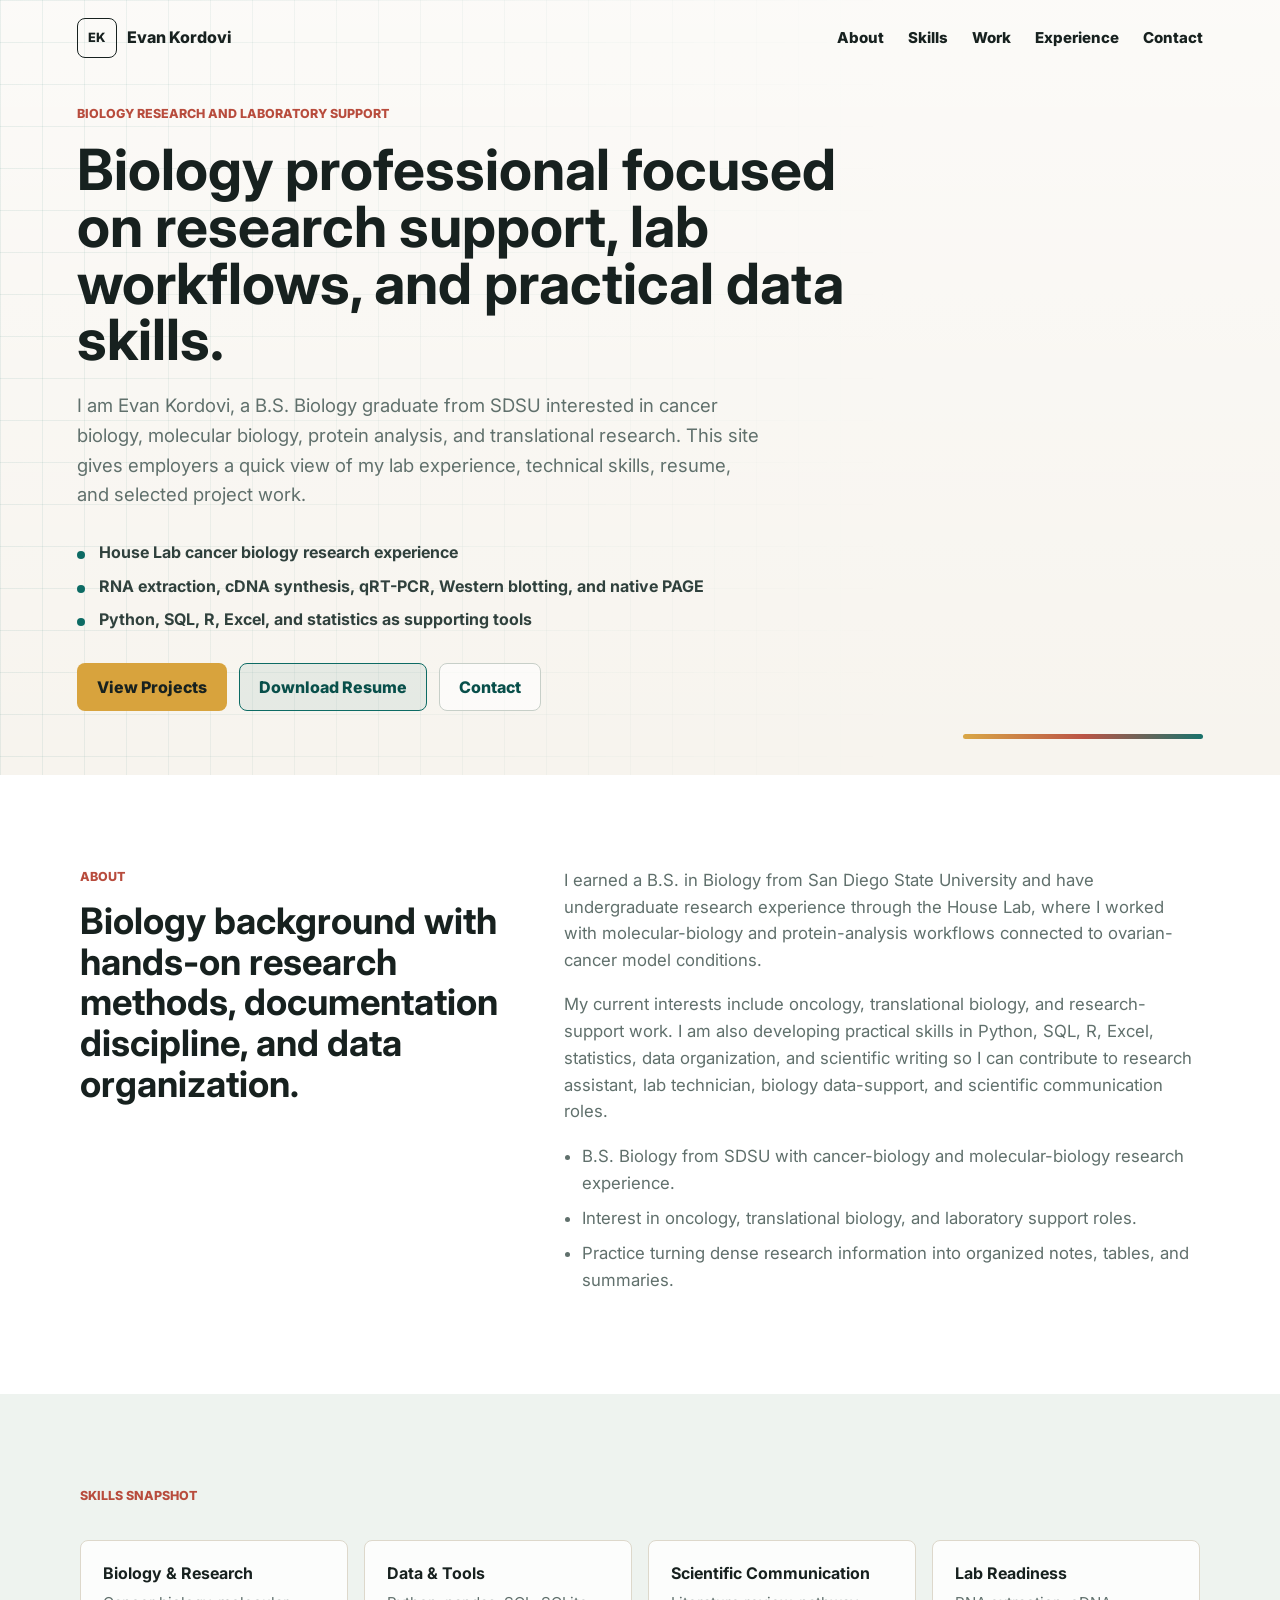
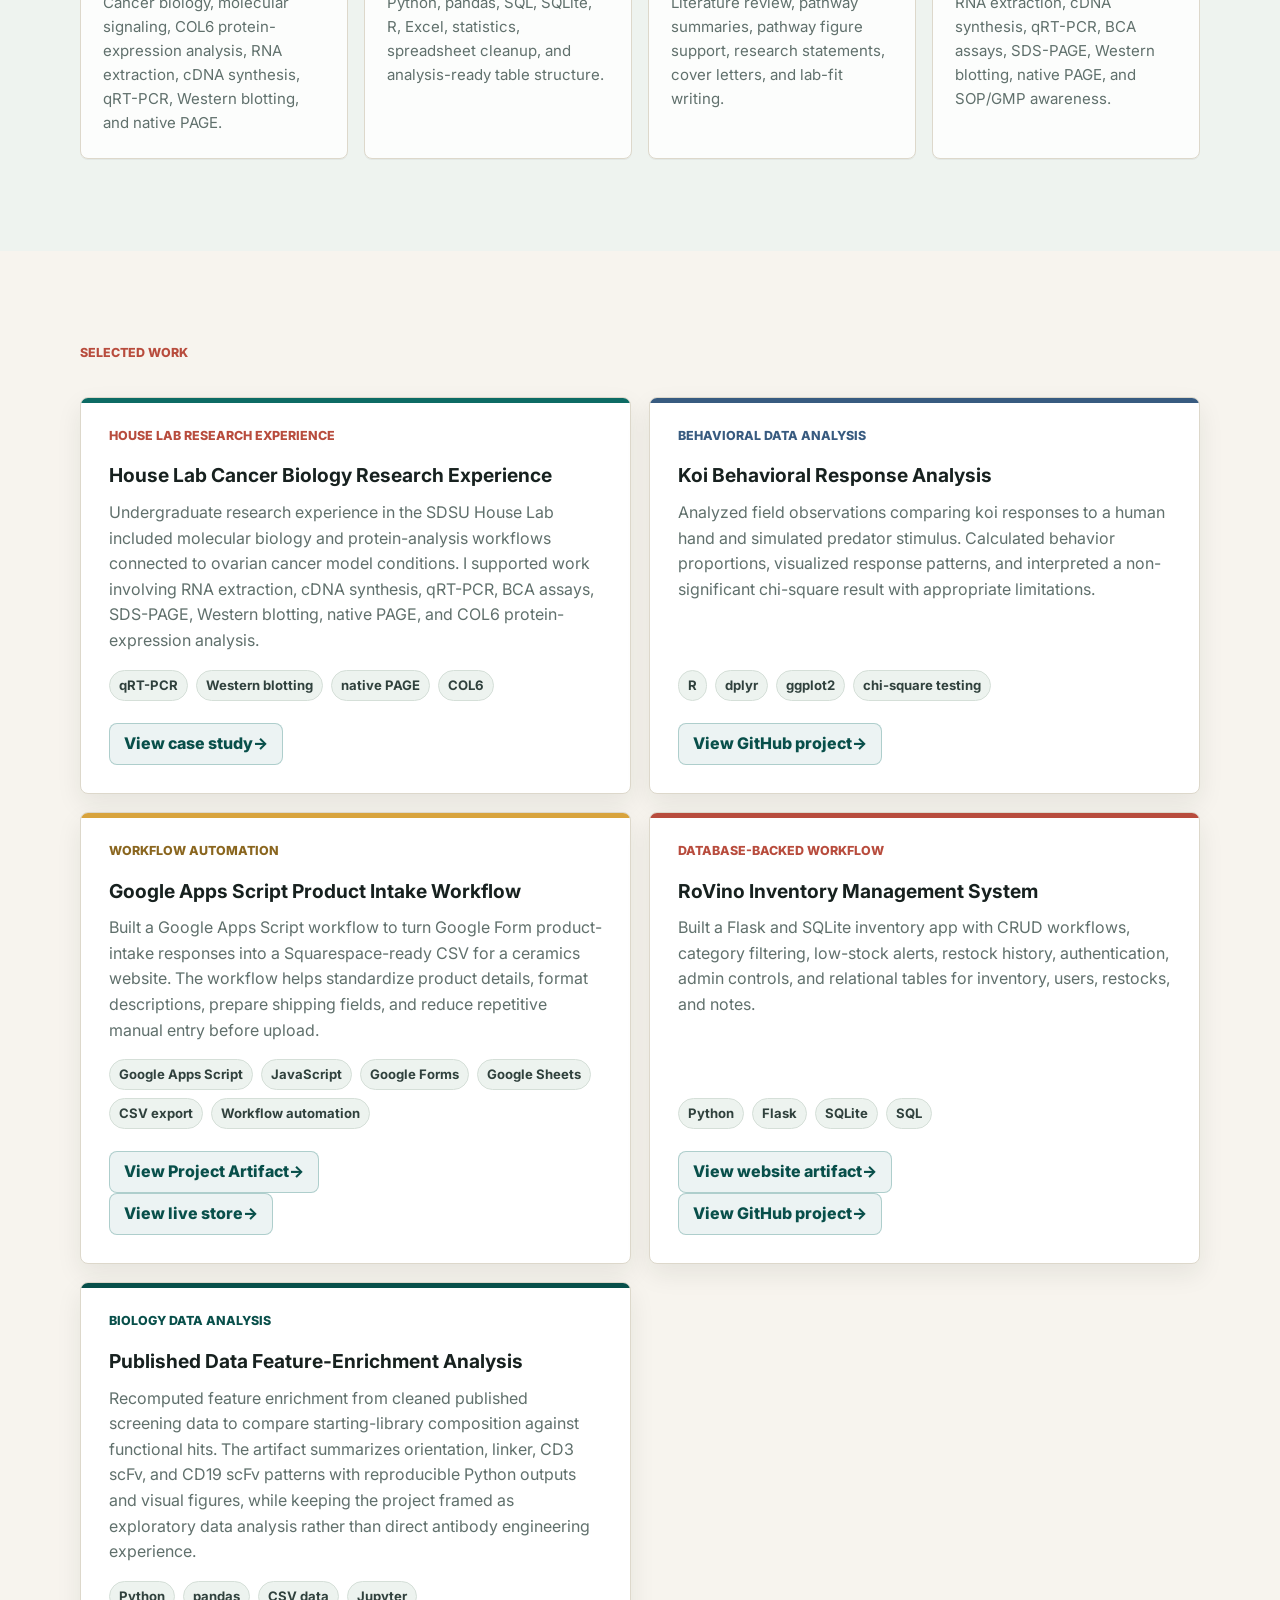
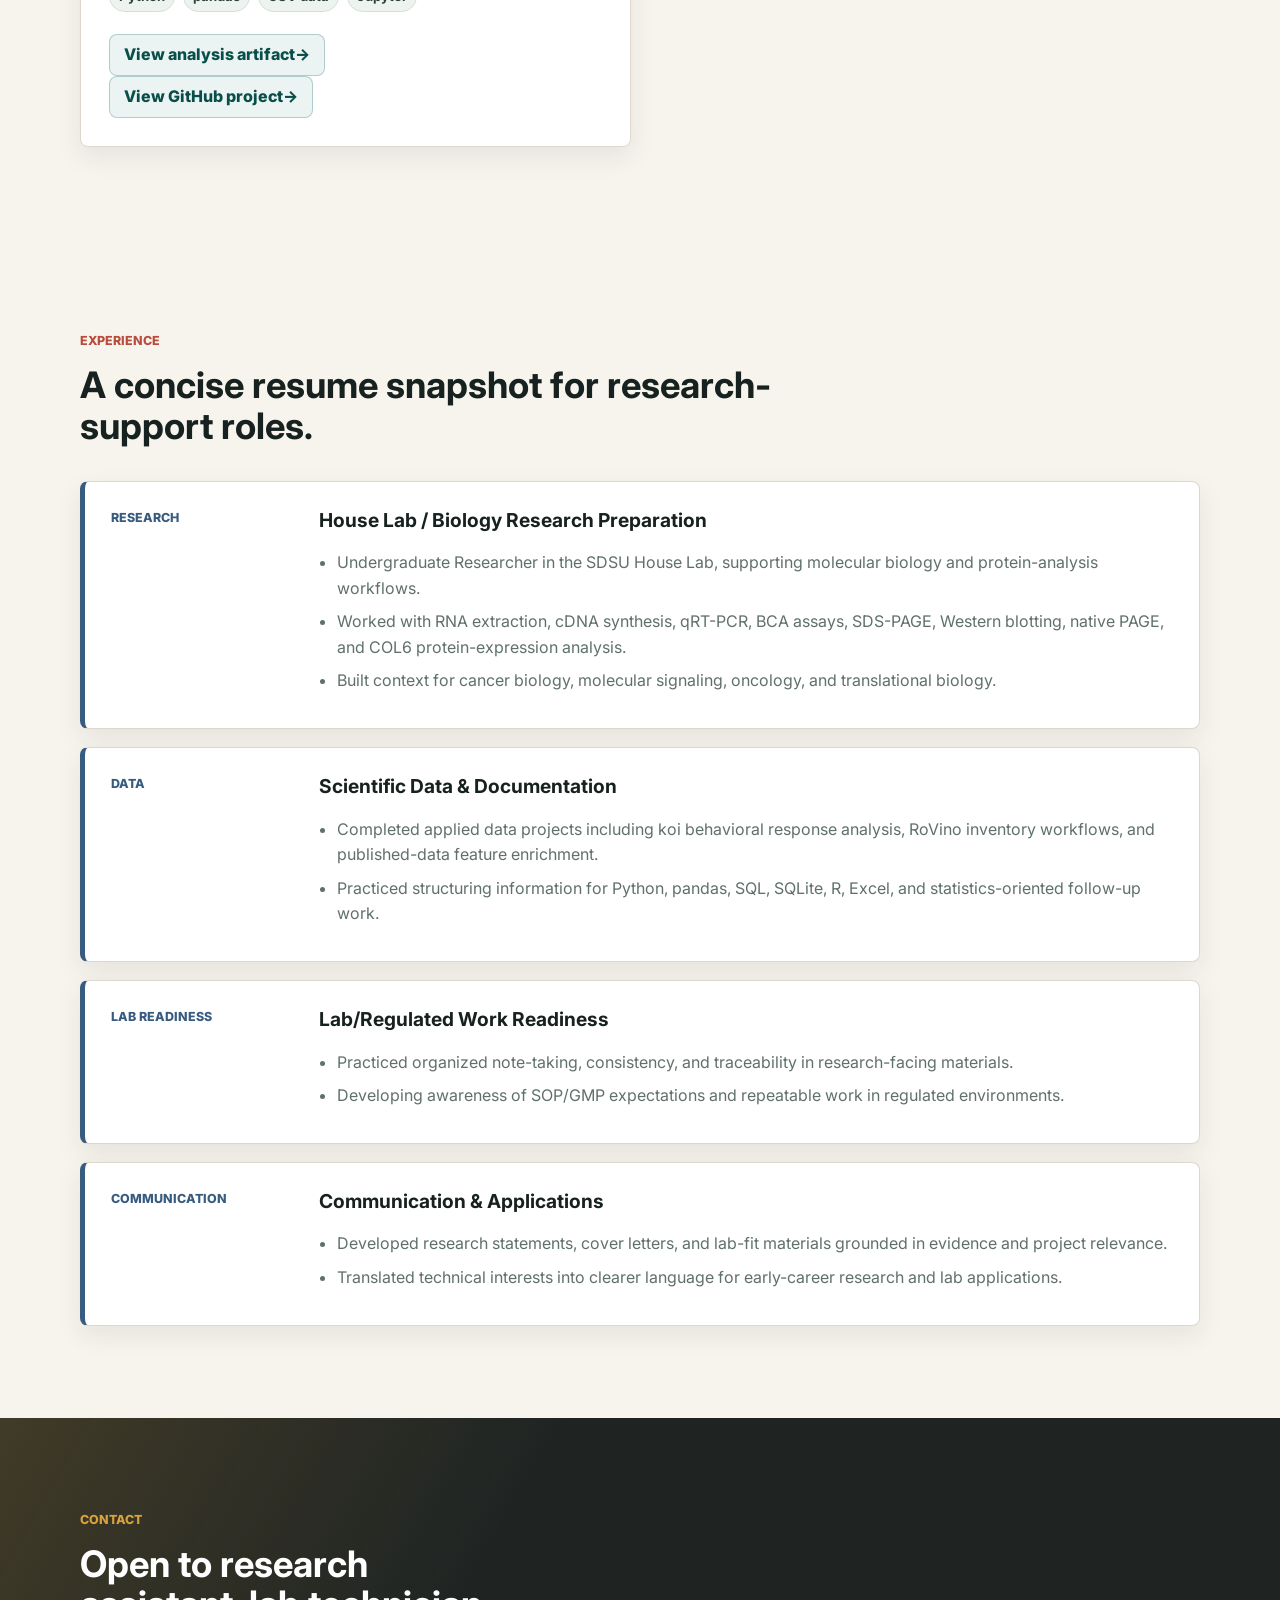
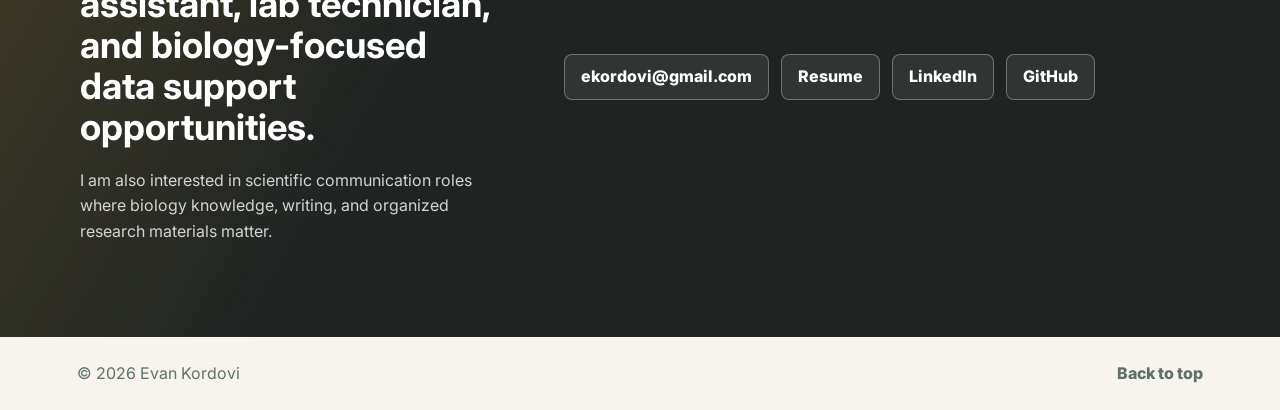
<file: index.html>
<!DOCTYPE html>
<html lang="en">
  <head>
    <meta charset="UTF-8" />
    <meta name="viewport" content="width=device-width, initial-scale=1.0" />
    <meta
      name="description"
      content="Early-career biology professional focused on research support, laboratory workflows, biology data organization, and scientific communication."
    />
    <meta property="og:title" content="Evan Kordovi | Biology Research & Data Portfolio" />
    <meta
      property="og:description"
      content="Early-career biology professional focused on research support, laboratory workflows, biology data organization, and scientific communication."
    />
    <meta property="og:type" content="website" />
    <meta property="og:url" content="https://ekordovi.github.io/E_website/" />
    <title>Evan Kordovi | Biology Research & Data Portfolio</title>
    <link
      rel="icon"
      href="data:image/svg+xml,%3Csvg xmlns='http://www.w3.org/2000/svg' viewBox='0 0 64 64'%3E%3Crect width='64' height='64' rx='8' fill='%2317211f'/%3E%3Ctext x='32' y='39' text-anchor='middle' font-family='Arial,sans-serif' font-size='24' font-weight='700' fill='%23d8a33d'%3EEK%3C/text%3E%3C/svg%3E"
    />
    <link rel="preconnect" href="https://fonts.googleapis.com" />
    <link rel="preconnect" href="https://fonts.gstatic.com" crossorigin />
    <link
      href="https://fonts.googleapis.com/css2?family=Inter:wght@400;500;600;700;800&display=swap"
      rel="stylesheet"
    />
    <link rel="stylesheet" href="styles.css" />
  </head>
  <body>
    <a class="skip-link" href="#main-content">Skip to main content</a>
    <header class="site-header" data-header>
      <a class="brand" href="#top" aria-label="Evan Kordovi home">
        <span class="brand-mark">EK</span>
        <span>Evan Kordovi</span>
      </a>

      <button class="nav-toggle" type="button" aria-expanded="false" aria-controls="site-nav" aria-label="Open navigation">
        <span></span>
        <span></span>
        <span></span>
      </button>

      <nav class="site-nav" id="site-nav" aria-label="Primary navigation">
        <a href="#about">About</a>
        <a href="#skills">Skills</a>
        <a href="#work">Work</a>
        <a href="#experience">Experience</a>
        <a href="#contact">Contact</a>
      </nav>
    </header>

    <main id="main-content">
      <span id="top" aria-hidden="true"></span>
      <section class="hero" aria-labelledby="hero-title">
        <div class="hero-content">
          <p class="eyebrow">Biology research and laboratory support</p>
          <h1 id="hero-title">Biology professional focused on research support, lab workflows, and practical data skills.</h1>
          <p class="hero-copy">
            I am Evan Kordovi, a B.S. Biology graduate from SDSU interested in
            cancer biology, molecular biology, protein analysis, and translational
            research. This site gives employers a quick view of my lab experience,
            technical skills, resume, and selected project work.
          </p>
          <ul class="hero-points" aria-label="Portfolio focus areas">
            <li>House Lab cancer biology research experience</li>
            <li>RNA extraction, cDNA synthesis, qRT-PCR, Western blotting, and native PAGE</li>
            <li>Python, SQL, R, Excel, and statistics as supporting tools</li>
          </ul>
          <div class="hero-actions">
            <a class="button primary" href="#work">View Projects</a>
            <a
              class="button secondary"
              href="assets/evan-kordovi-resume.pdf"
              download
            >Download Resume</a>
            <a class="button tertiary" href="#contact">Contact</a>
          </div>
        </div>
      </section>

      <section class="section intro-band" id="about" aria-labelledby="about-title">
        <div class="section-inner two-column">
          <div>
            <p class="section-label">About</p>
            <h2 id="about-title">Biology background with hands-on research methods, documentation discipline, and data organization.</h2>
          </div>
          <div class="rich-text">
            <p>
              I earned a B.S. in Biology from San Diego State University and have
              undergraduate research experience through the House Lab, where I worked
              with molecular-biology and protein-analysis workflows connected to
              ovarian-cancer model conditions.
            </p>
            <p>
              My current interests include oncology, translational biology, and
              research-support work. I am also developing practical
              skills in Python, SQL, R, Excel, statistics, data organization, and
              scientific writing so I can contribute to research assistant, lab
              technician, biology data-support, and scientific communication roles.
            </p>
            <ul class="about-list" aria-label="Research strengths">
              <li>B.S. Biology from SDSU with cancer-biology and molecular-biology research experience.</li>
              <li>Interest in oncology, translational biology, and laboratory support roles.</li>
              <li>Practice turning dense research information into organized notes, tables, and summaries.</li>
            </ul>
          </div>
        </div>
      </section>

      <section class="section skills-band" id="skills" aria-label="Skills snapshot">
        <div class="section-inner">
          <div class="section-heading">
            <p class="section-label">Skills Snapshot</p>
          </div>

          <div class="skills-grid" aria-label="Skill categories">
            <article class="skill-card">
              <h3>Biology & Research</h3>
              <p>Cancer biology, molecular signaling, COL6 protein-expression analysis, RNA extraction, cDNA synthesis, qRT-PCR, Western blotting, and native PAGE.</p>
            </article>
            <article class="skill-card">
              <h3>Data & Tools</h3>
              <p>Python, pandas, SQL, SQLite, R, Excel, statistics, spreadsheet cleanup, and analysis-ready table structure.</p>
            </article>
            <article class="skill-card">
              <h3>Scientific Communication</h3>
              <p>Literature review, pathway summaries, pathway figure support, research statements, cover letters, and lab-fit writing.</p>
            </article>
            <article class="skill-card">
              <h3>Lab Readiness</h3>
              <p>RNA extraction, cDNA synthesis, qRT-PCR, BCA assays, SDS-PAGE, Western blotting, native PAGE, and SOP/GMP awareness.</p>
            </article>
          </div>
        </div>
      </section>

      <section class="section" id="work" aria-label="Selected work">
        <div class="section-inner">
          <div class="section-heading">
            <p class="section-label">Selected Work</p>
          </div>

          <div class="project-grid">
            <article class="project-card">
              <p class="project-tag">House Lab research experience</p>
              <h3>House Lab Cancer Biology Research Experience</h3>
              <p>
                Undergraduate research experience in the SDSU House Lab included
                molecular biology and protein-analysis workflows connected to ovarian
                cancer model conditions. I supported work involving RNA extraction,
                cDNA synthesis, qRT-PCR, BCA assays, SDS-PAGE, Western blotting,
                native PAGE, and COL6 protein-expression analysis.
              </p>
              <ul class="skill-row" aria-label="Skills and tools used">
                <li>qRT-PCR</li>
                <li>Western blotting</li>
                <li>native PAGE</li>
                <li>COL6</li>
              </ul>
              <a class="card-link" href="house-lab.html" aria-label="View Evan's House Lab cancer biology case study">View case study</a>
            </article>

            <article class="project-card">
              <p class="project-tag">Behavioral data analysis</p>
              <h3>Koi Behavioral Response Analysis</h3>
              <p>
                Analyzed field observations comparing koi responses to a human hand
                and simulated predator stimulus. Calculated behavior proportions,
                visualized response patterns, and interpreted a non-significant
                chi-square result with appropriate limitations.
              </p>
              <ul class="skill-row" aria-label="Skills and tools used">
                <li>R</li>
                <li>dplyr</li>
                <li>ggplot2</li>
                <li>chi-square testing</li>
              </ul>
              <a
              class="card-link"
              href="https://github.com/ekordovi/KOI_project"
              target="_blank" 
              rel="noreferrer"
              aria-label="View Evan's Koi Behavior Analysis GitHub repository"
            >
              View GitHub project
            </a>
            </article>

            <article class="project-card">
              <p class="project-tag">Workflow automation</p>
              <h3>Google Apps Script Product Intake Workflow</h3>
              <p>
                Built a Google Apps Script workflow to turn Google Form product-intake responses
                into a Squarespace-ready CSV for a ceramics website. The workflow helps standardize
                product details, format descriptions, prepare shipping fields, and reduce repetitive
                manual entry before upload.
              </p>
              <ul class="skill-row" aria-label="Skills and tools used">
                <li>Google Apps Script</li>
                <li>JavaScript</li>
                <li>Google Forms</li>
                <li>Google Sheets</li>
                <li>CSV export</li>
                <li>Workflow automation</li>
              </ul>
              <a
                class="card-link"
                href="https://github.com/ekordovi/E_website/blob/main/apps-script-workflow.md"
                aria-label="View Evan's Google Apps Script workflow automation notebook"
              >
                View Project Artifact
              </a>
              <a
                class="card-link"
                href="https://www.glazedandfired.art/shop"
                target="_blank"
                rel="noreferrer"
                aria-label="View the Glazed and Fired store that uses this workflow"
              >
                View live store
              </a>
            </article>

            <article class="project-card">
              <p class="project-tag">Database-backed workflow</p>
              <h3>RoVino Inventory Management System</h3>
              <p>
                Built a Flask and SQLite inventory app with CRUD workflows, category
                filtering, low-stock alerts, restock history, authentication, admin
                controls, and relational tables for inventory, users, restocks, and notes.
              </p>
              <ul class="skill-row" aria-label="Skills and tools used">
                <li>Python</li>
                <li>Flask</li>
                <li>SQLite</li>
                <li>SQL</li>
              </ul>
              <a
                class="card-link"
                href="rovino.html"
                aria-label="View RoVino project artifact"
              >
                View website artifact
              </a>
              <a class="card-link" href="https://github.com/ekordovi/RoVino_Inventory" target="_blank" rel="noreferrer" aria-label="View Evan's RoVino Inventory Management System GitHub project">View GitHub project</a>
            </article>

            <article class="project-card">
              <p class="project-tag">Biology data analysis</p>
              <h3>Published Data Feature-Enrichment Analysis</h3>
              <p>
                Recomputed feature enrichment from cleaned published screening data
                to compare starting-library composition against functional hits. The
                artifact summarizes orientation, linker, CD3 scFv, and CD19 scFv patterns
                with reproducible Python outputs and visual figures, while keeping the
                project framed as exploratory data analysis rather than direct antibody
                engineering experience.
              </p>
              <ul class="skill-row" aria-label="Skills and tools used">
                <li>Python</li>
                <li>pandas</li>
                <li>CSV data</li>
                <li>Jupyter</li>
              </ul>
              <a class="card-link" href="bite.html" aria-label="View Evan's BiTE functional screening analysis artifact">View analysis artifact</a>
              <a class="card-link" href="https://github.com/ekordovi/Data_1" target="_blank" rel="noreferrer" aria-label="View Evan's published data feature-enrichment GitHub repository">View GitHub project</a>
            </article>

          </div>
        </div>
      </section>

      <section class="section timeline-band" id="experience" aria-labelledby="experience-title">
        <div class="section-inner">
          <div class="section-heading">
            <p class="section-label">Experience</p>
            <h2 id="experience-title">A concise resume snapshot for research-support roles.</h2>
          </div>

          <div class="timeline">
            <article class="timeline-item">
              <p class="timeline-date">Research</p>
              <div>
                <h3>House Lab / Biology Research Preparation</h3>
                <ul>
                  <li>Undergraduate Researcher in the SDSU House Lab, supporting molecular biology and protein-analysis workflows.</li>
                  <li>Worked with RNA extraction, cDNA synthesis, qRT-PCR, BCA assays, SDS-PAGE, Western blotting, native PAGE, and COL6 protein-expression analysis.</li>
                  <li>Built context for cancer biology, molecular signaling, oncology, and translational biology.</li>
                </ul>
              </div>
            </article>

            <article class="timeline-item">
              <p class="timeline-date">Data</p>
              <div>
                <h3>Scientific Data & Documentation</h3>
                <ul>
                  <li>Completed applied data projects including koi behavioral response analysis, RoVino inventory workflows, and published-data feature enrichment.</li>
                  <li>Practiced structuring information for Python, pandas, SQL, SQLite, R, Excel, and statistics-oriented follow-up work.</li>
                </ul>
              </div>
            </article>

            <article class="timeline-item">
              <p class="timeline-date">Lab readiness</p>
              <div>
                <h3>Lab/Regulated Work Readiness</h3>
                <ul>
                  <li>Practiced organized note-taking, consistency, and traceability in research-facing materials.</li>
                  <li>Developing awareness of SOP/GMP expectations and repeatable work in regulated environments.</li>
                </ul>
              </div>
            </article>

            <article class="timeline-item">
              <p class="timeline-date">Communication</p>
              <div>
                <h3>Communication & Applications</h3>
                <ul>
                  <li>Developed research statements, cover letters, and lab-fit materials grounded in evidence and project relevance.</li>
                  <li>Translated technical interests into clearer language for early-career research and lab applications.</li>
                </ul>
              </div>
            </article>
          </div>
        </div>
      </section>

      <section class="section contact-section" id="contact" aria-labelledby="contact-title">
        <div class="section-inner contact-layout">
          <div>
            <p class="section-label">Contact</p>
            <h2 id="contact-title">Open to research assistant, lab technician, and biology-focused data support opportunities.</h2>
            <p class="contact-copy">
              I am also interested in scientific communication roles where biology
              knowledge, writing, and organized research materials matter.
            </p>
          </div>
          <address class="contact-panel">
            <a href="mailto:ekordovi@gmail.com">ekordovi@gmail.com</a>
            <a href="assets/evan-kordovi-resume.pdf" download>Resume</a>
            <a href="https://www.linkedin.com/in/evan-kordovi" target="_blank" rel="noreferrer">LinkedIn</a>
            <a href="https://github.com/ekordovi" target="_blank" rel="noreferrer">GitHub</a>
          </address>
        </div>
      </section>
    </main>

    <footer class="site-footer">
      <p>&copy; <span data-year></span> Evan Kordovi</p>
      <a href="#top">Back to top</a>
    </footer>

    <script src="script.js"></script>
  </body>
</html>
</file>
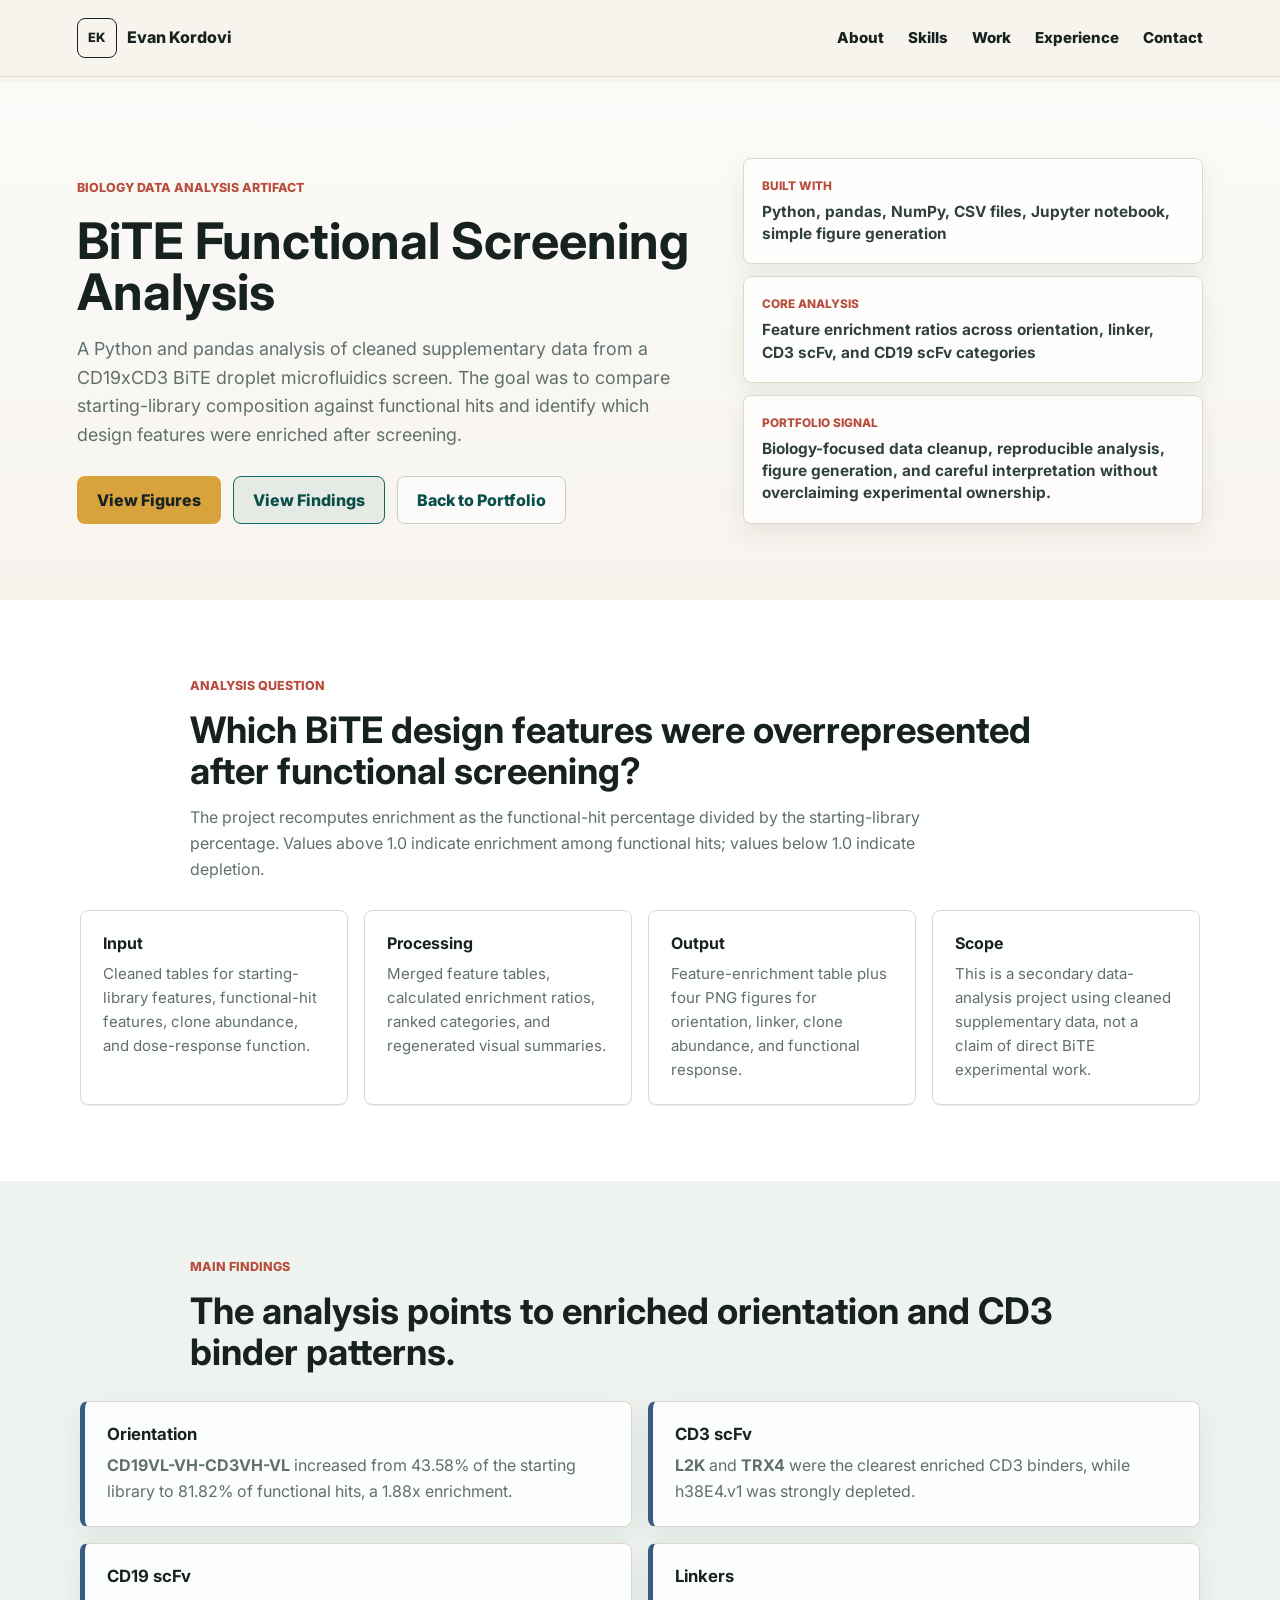
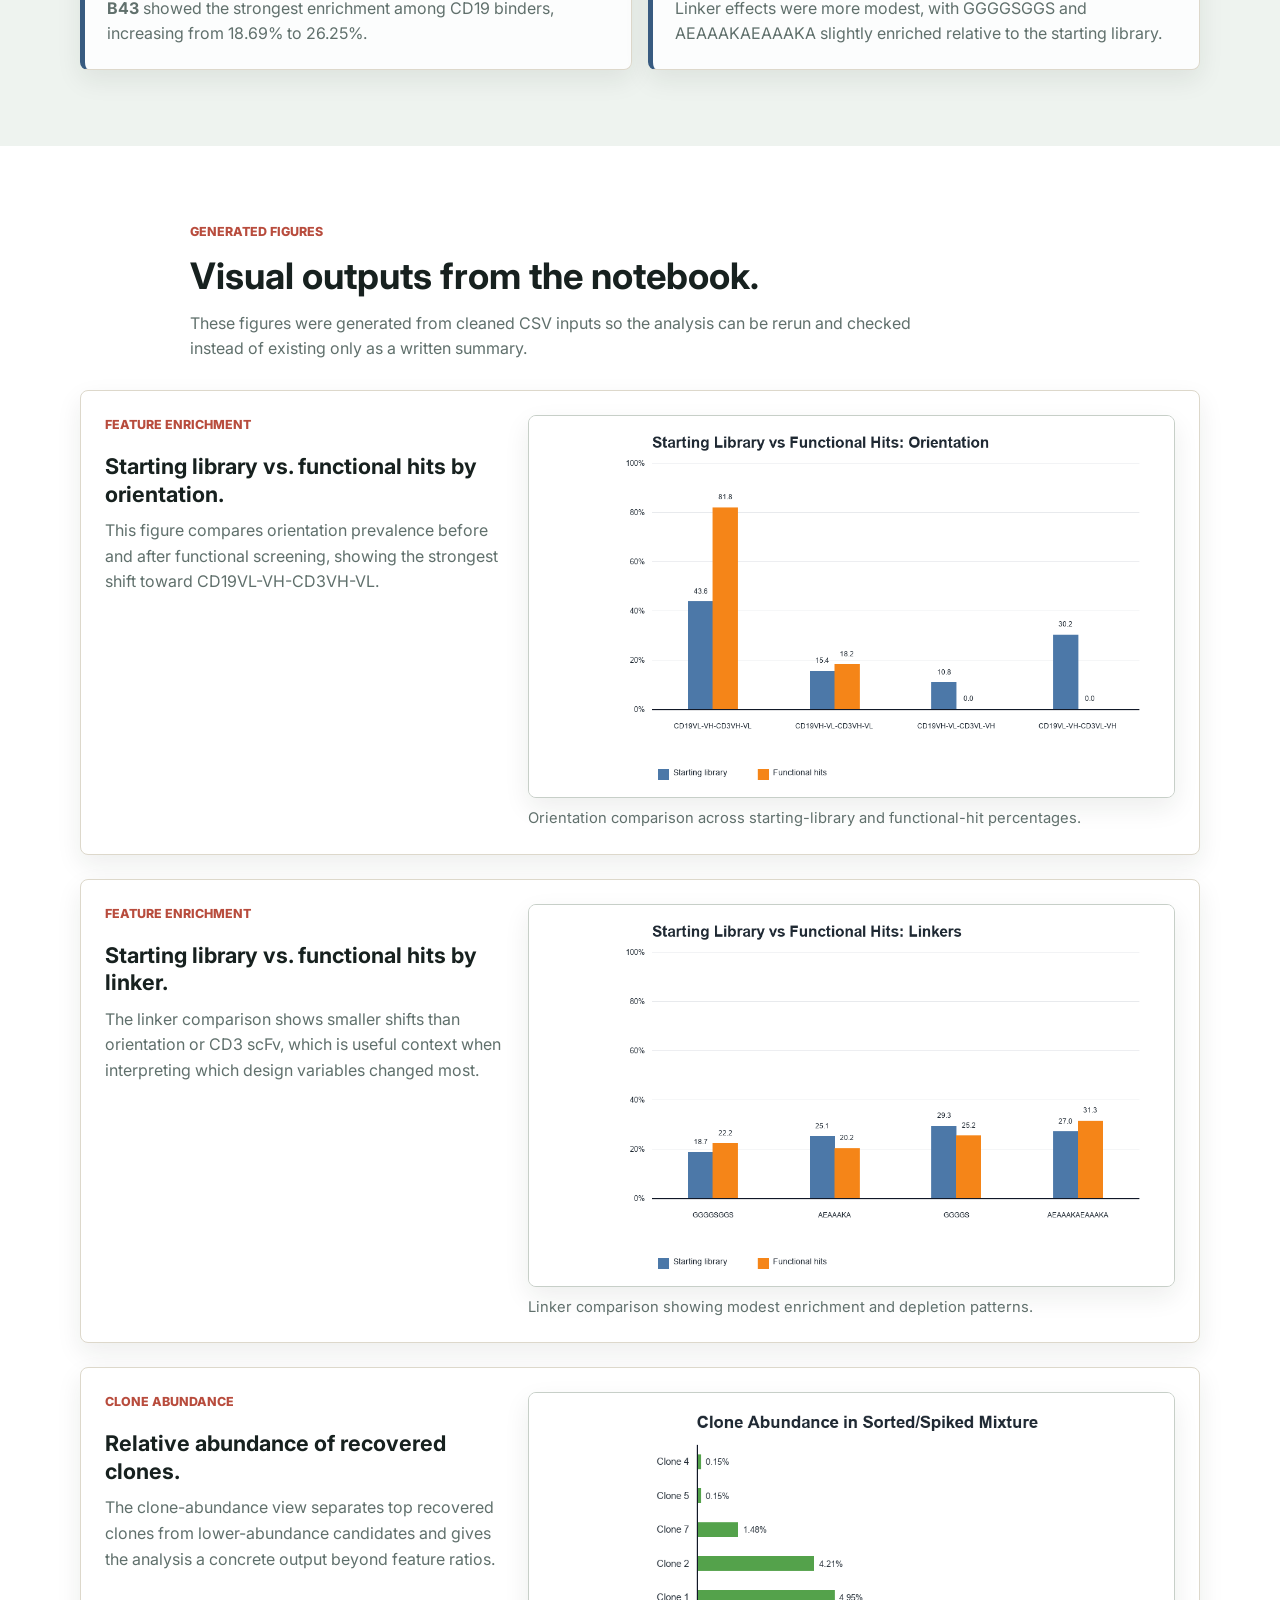
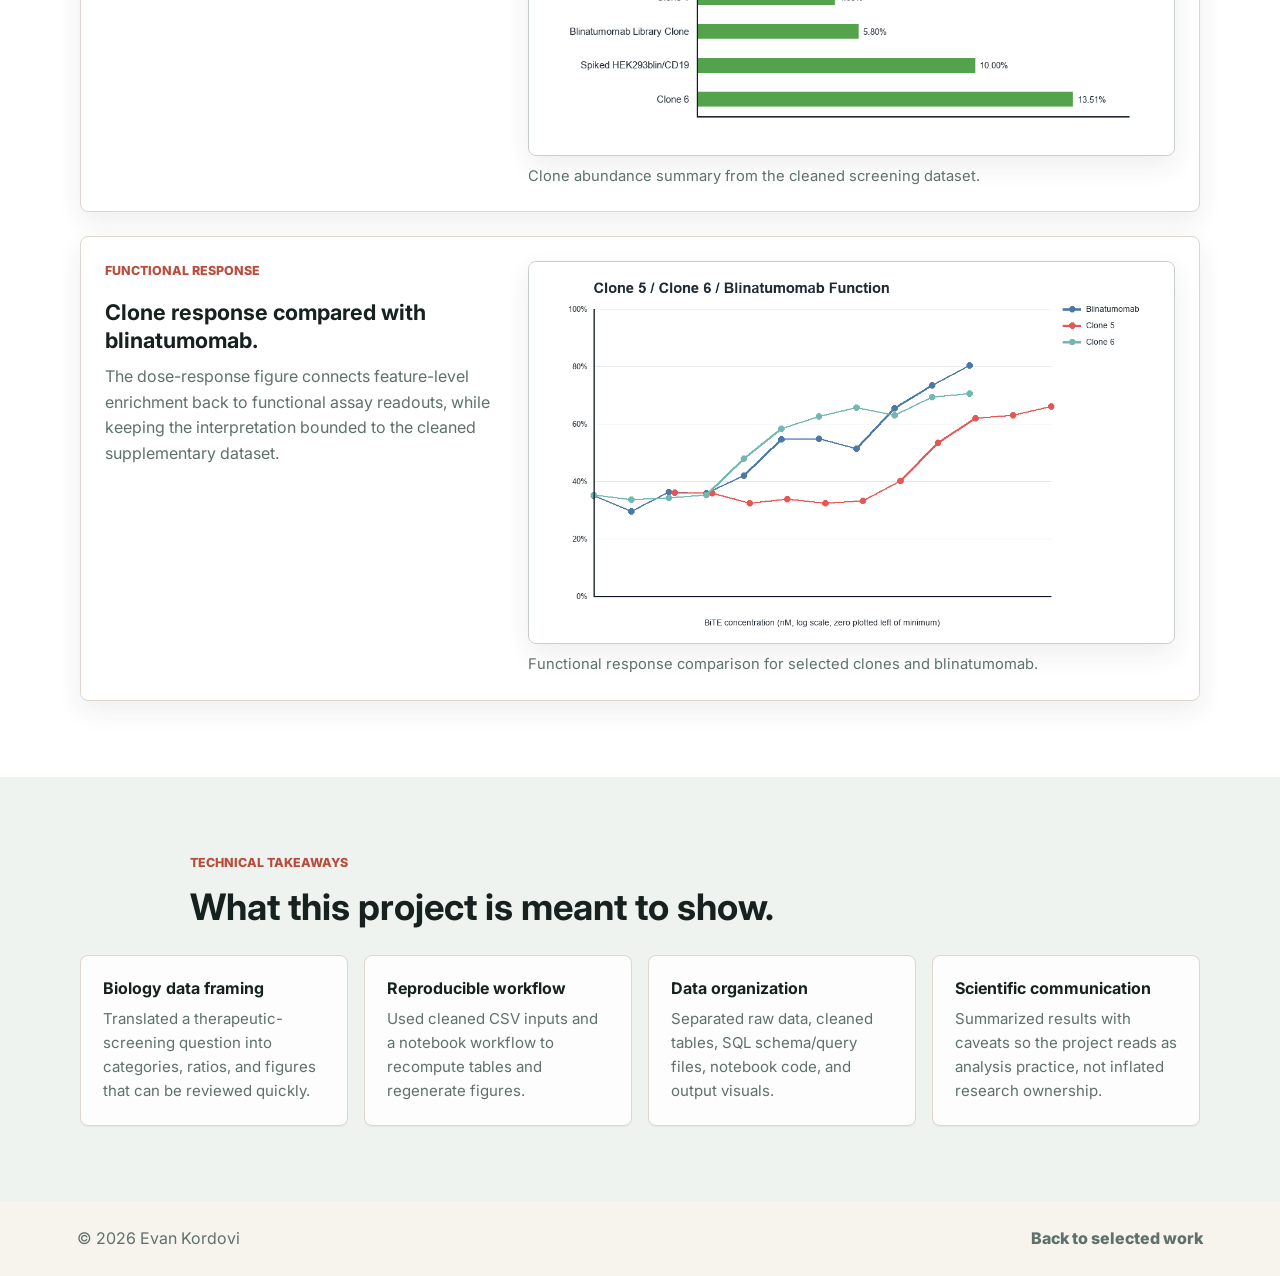
<file: bite.html>
<!DOCTYPE html>
<html lang="en">
  <head>
    <meta charset="UTF-8" />
    <meta name="viewport" content="width=device-width, initial-scale=1.0" />
    <meta
      name="description"
      content="BiTE Functional Screening Analysis project artifact showing Python, pandas, CSV cleanup, feature enrichment, and biological data interpretation."
    />
    <meta property="og:title" content="BiTE Functional Screening Analysis | Evan Kordovi" />
    <meta
      property="og:description"
      content="Visual project artifact for a Python analysis of CD19xCD3 BiTE functional screening data, including feature enrichment and generated figures."
    />
    <meta property="og:type" content="website" />
    <meta property="og:url" content="https://ekordovi.github.io/E_website/bite.html" />
    <title>BiTE Functional Screening Analysis | Evan Kordovi</title>
    <link
      rel="icon"
      href="data:image/svg+xml,%3Csvg xmlns='http://www.w3.org/2000/svg' viewBox='0 0 64 64'%3E%3Crect width='64' height='64' rx='8' fill='%2317211f'/%3E%3Ctext x='32' y='39' text-anchor='middle' font-family='Arial,sans-serif' font-size='24' font-weight='700' fill='%23d8a33d'%3EEK%3C/text%3E%3C/svg%3E"
    />
    <link rel="preconnect" href="https://fonts.googleapis.com" />
    <link rel="preconnect" href="https://fonts.gstatic.com" crossorigin />
    <link
      href="https://fonts.googleapis.com/css2?family=Inter:wght@400;500;600;700;800&display=swap"
      rel="stylesheet"
    />
    <link rel="stylesheet" href="styles.css" />
  </head>
  <body>
    <a class="skip-link" href="#main-content">Skip to main content</a>
    <header class="site-header artifact-header" data-header>
      <a class="brand" href="index.html#top" aria-label="Evan Kordovi home">
        <span class="brand-mark">EK</span>
        <span>Evan Kordovi</span>
      </a>

      <button class="nav-toggle" type="button" aria-expanded="false" aria-controls="site-nav" aria-label="Open navigation">
        <span></span>
        <span></span>
        <span></span>
      </button>

      <nav class="site-nav" id="site-nav" aria-label="Primary navigation">
        <a href="index.html#about">About</a>
        <a href="index.html#skills">Skills</a>
        <a href="index.html#work">Work</a>
        <a href="index.html#experience">Experience</a>
        <a href="index.html#contact">Contact</a>
      </nav>
    </header>

    <main id="main-content" class="artifact-page">
      <section class="artifact-hero" aria-labelledby="artifact-title">
        <div class="artifact-hero-copy">
          <p class="eyebrow">Biology data analysis artifact</p>
          <h1 id="artifact-title">BiTE Functional Screening Analysis</h1>
          <p>
            A Python and pandas analysis of cleaned supplementary data from a
            CD19xCD3 BiTE droplet microfluidics screen. The goal was to compare
            starting-library composition against functional hits and identify which
            design features were enriched after screening.
          </p>
          <div class="hero-actions">
            <a class="button primary" href="#figures">View Figures</a>
            <a class="button secondary" href="#findings">View Findings</a>
            <a class="button tertiary" href="index.html#work">Back to Portfolio</a>
          </div>
        </div>
        <div class="artifact-facts" aria-label="BiTE analysis project summary">
          <div>
            <span>Built With</span>
            <strong>Python, pandas, NumPy, CSV files, Jupyter notebook, simple figure generation</strong>
          </div>
          <div>
            <span>Core Analysis</span>
            <strong>Feature enrichment ratios across orientation, linker, CD3 scFv, and CD19 scFv categories</strong>
          </div>
          <div>
            <span>Portfolio Signal</span>
            <strong>Biology-focused data cleanup, reproducible analysis, figure generation, and careful interpretation without overclaiming experimental ownership.</strong>
          </div>
        </div>
      </section>

      <section class="artifact-section" aria-labelledby="question-title">
        <div class="artifact-section-heading">
          <p class="section-label">Analysis Question</p>
          <h2 id="question-title">Which BiTE design features were overrepresented after functional screening?</h2>
          <p>
            The project recomputes enrichment as the functional-hit percentage divided
            by the starting-library percentage. Values above 1.0 indicate enrichment
            among functional hits; values below 1.0 indicate depletion.
          </p>
        </div>
        <div class="takeaway-grid">
          <article>
            <h3>Input</h3>
            <p>Cleaned tables for starting-library features, functional-hit features, clone abundance, and dose-response function.</p>
          </article>
          <article>
            <h3>Processing</h3>
            <p>Merged feature tables, calculated enrichment ratios, ranked categories, and regenerated visual summaries.</p>
          </article>
          <article>
            <h3>Output</h3>
            <p>Feature-enrichment table plus four PNG figures for orientation, linker, clone abundance, and functional response.</p>
          </article>
          <article>
            <h3>Scope</h3>
            <p>This is a secondary data-analysis project using cleaned supplementary data, not a claim of direct BiTE experimental work.</p>
          </article>
        </div>
      </section>

      <section class="artifact-section" id="findings" aria-labelledby="findings-title">
        <div class="artifact-section-heading">
          <p class="section-label">Main Findings</p>
          <h2 id="findings-title">The analysis points to enriched orientation and CD3 binder patterns.</h2>
        </div>
        <div class="findings-list">
          <article>
            <h3>Orientation</h3>
            <p><strong>CD19VL-VH-CD3VH-VL</strong> increased from 43.58% of the starting library to 81.82% of functional hits, a 1.88x enrichment.</p>
          </article>
          <article>
            <h3>CD3 scFv</h3>
            <p><strong>L2K</strong> and <strong>TRX4</strong> were the clearest enriched CD3 binders, while h38E4.v1 was strongly depleted.</p>
          </article>
          <article>
            <h3>CD19 scFv</h3>
            <p><strong>B43</strong> showed the strongest enrichment among CD19 binders, increasing from 18.69% to 26.25%.</p>
          </article>
          <article>
            <h3>Linkers</h3>
            <p>Linker effects were more modest, with GGGGSGGS and AEAAAKAEAAAKA slightly enriched relative to the starting library.</p>
          </article>
        </div>
      </section>

      <section class="artifact-section" id="figures" aria-labelledby="figures-title">
        <div class="artifact-section-heading">
          <p class="section-label">Generated Figures</p>
          <h2 id="figures-title">Visual outputs from the notebook.</h2>
          <p>
            These figures were generated from cleaned CSV inputs so the analysis can be
            rerun and checked instead of existing only as a written summary.
          </p>
        </div>

        <div class="screen-stack">
          <article class="screen-card">
            <div class="screen-copy">
              <p class="project-tag">Feature enrichment</p>
              <h3>Starting library vs. functional hits by orientation.</h3>
              <p>
                This figure compares orientation prevalence before and after functional
                screening, showing the strongest shift toward CD19VL-VH-CD3VH-VL.
              </p>
            </div>
            <figure class="artifact-figure">
              <img
                src="assets/bite/starting_vs_functional_orientation.png"
                alt="Grouped bar chart comparing starting library and functional hit percentages across BiTE orientation categories."
                loading="lazy"
              />
              <figcaption>Orientation comparison across starting-library and functional-hit percentages.</figcaption>
            </figure>
          </article>

          <article class="screen-card">
            <div class="screen-copy">
              <p class="project-tag">Feature enrichment</p>
              <h3>Starting library vs. functional hits by linker.</h3>
              <p>
                The linker comparison shows smaller shifts than orientation or CD3 scFv,
                which is useful context when interpreting which design variables changed most.
              </p>
            </div>
            <figure class="artifact-figure">
              <img
                src="assets/bite/starting_vs_functional_linkers.png"
                alt="Grouped bar chart comparing starting library and functional hit percentages across BiTE linker categories."
                loading="lazy"
              />
              <figcaption>Linker comparison showing modest enrichment and depletion patterns.</figcaption>
            </figure>
          </article>

          <article class="screen-card">
            <div class="screen-copy">
              <p class="project-tag">Clone abundance</p>
              <h3>Relative abundance of recovered clones.</h3>
              <p>
                The clone-abundance view separates top recovered clones from lower-abundance
                candidates and gives the analysis a concrete output beyond feature ratios.
              </p>
            </div>
            <figure class="artifact-figure">
              <img
                src="assets/bite/clone_abundance.png"
                alt="Bar chart showing relative abundance of recovered clones and controls."
                loading="lazy"
              />
              <figcaption>Clone abundance summary from the cleaned screening dataset.</figcaption>
            </figure>
          </article>

          <article class="screen-card">
            <div class="screen-copy">
              <p class="project-tag">Functional response</p>
              <h3>Clone response compared with blinatumomab.</h3>
              <p>
                The dose-response figure connects feature-level enrichment back to
                functional assay readouts, while keeping the interpretation bounded to
                the cleaned supplementary dataset.
              </p>
            </div>
            <figure class="artifact-figure">
              <img
                src="assets/bite/clone5_clone6_blinatumomab_function.png"
                alt="Dose-response plot comparing Clone 5, Clone 6, and blinatumomab functional response across concentrations."
                loading="lazy"
              />
              <figcaption>Functional response comparison for selected clones and blinatumomab.</figcaption>
            </figure>
          </article>
        </div>
      </section>

      <section class="artifact-section takeaway-section" aria-labelledby="takeaway-title">
        <div class="artifact-section-heading">
          <p class="section-label">Technical Takeaways</p>
          <h2 id="takeaway-title">What this project is meant to show.</h2>
        </div>
        <div class="takeaway-grid">
          <article>
            <h3>Biology data framing</h3>
            <p>Translated a therapeutic-screening question into categories, ratios, and figures that can be reviewed quickly.</p>
          </article>
          <article>
            <h3>Reproducible workflow</h3>
            <p>Used cleaned CSV inputs and a notebook workflow to recompute tables and regenerate figures.</p>
          </article>
          <article>
            <h3>Data organization</h3>
            <p>Separated raw data, cleaned tables, SQL schema/query files, notebook code, and output visuals.</p>
          </article>
          <article>
            <h3>Scientific communication</h3>
            <p>Summarized results with caveats so the project reads as analysis practice, not inflated research ownership.</p>
          </article>
        </div>
      </section>
    </main>

    <footer class="site-footer">
      <p>© <span data-year></span> Evan Kordovi</p>
      <a href="index.html#work">Back to selected work</a>
    </footer>

    <script src="script.js"></script>
  </body>
</html>
</file>
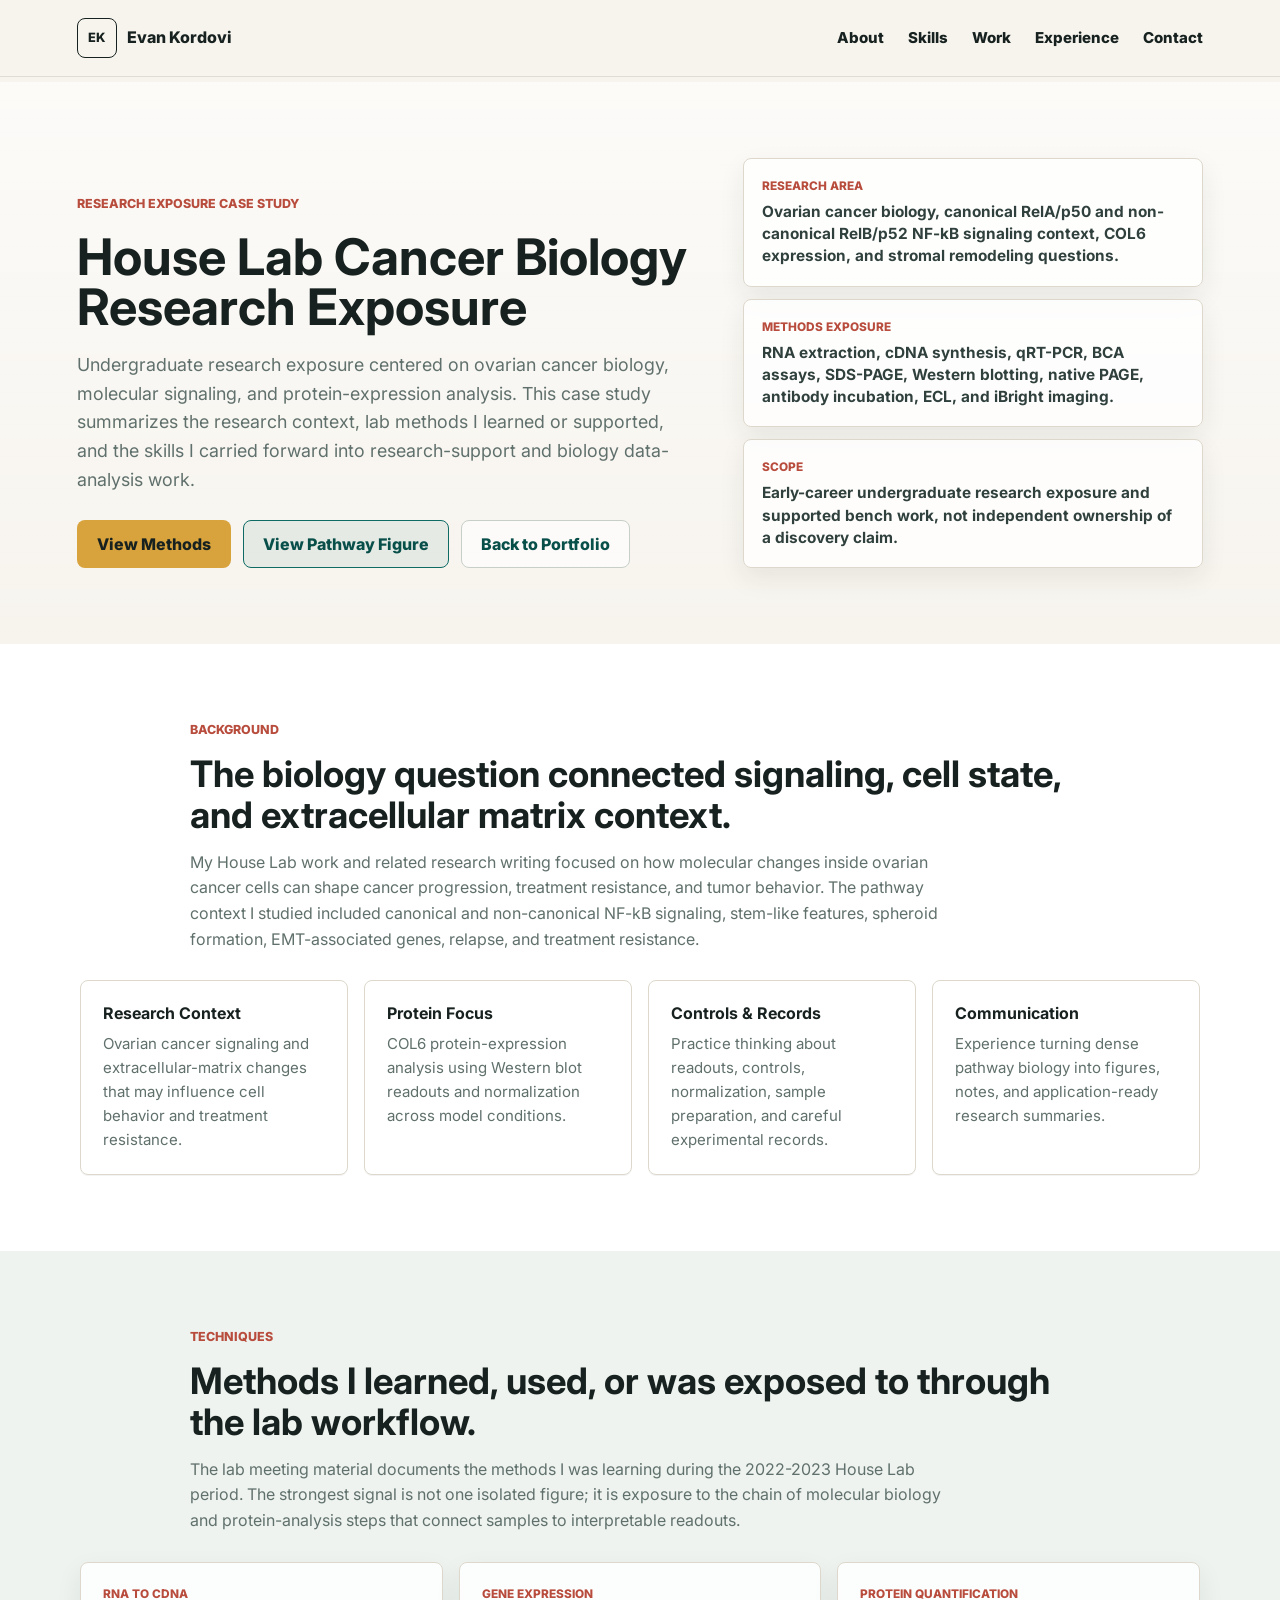
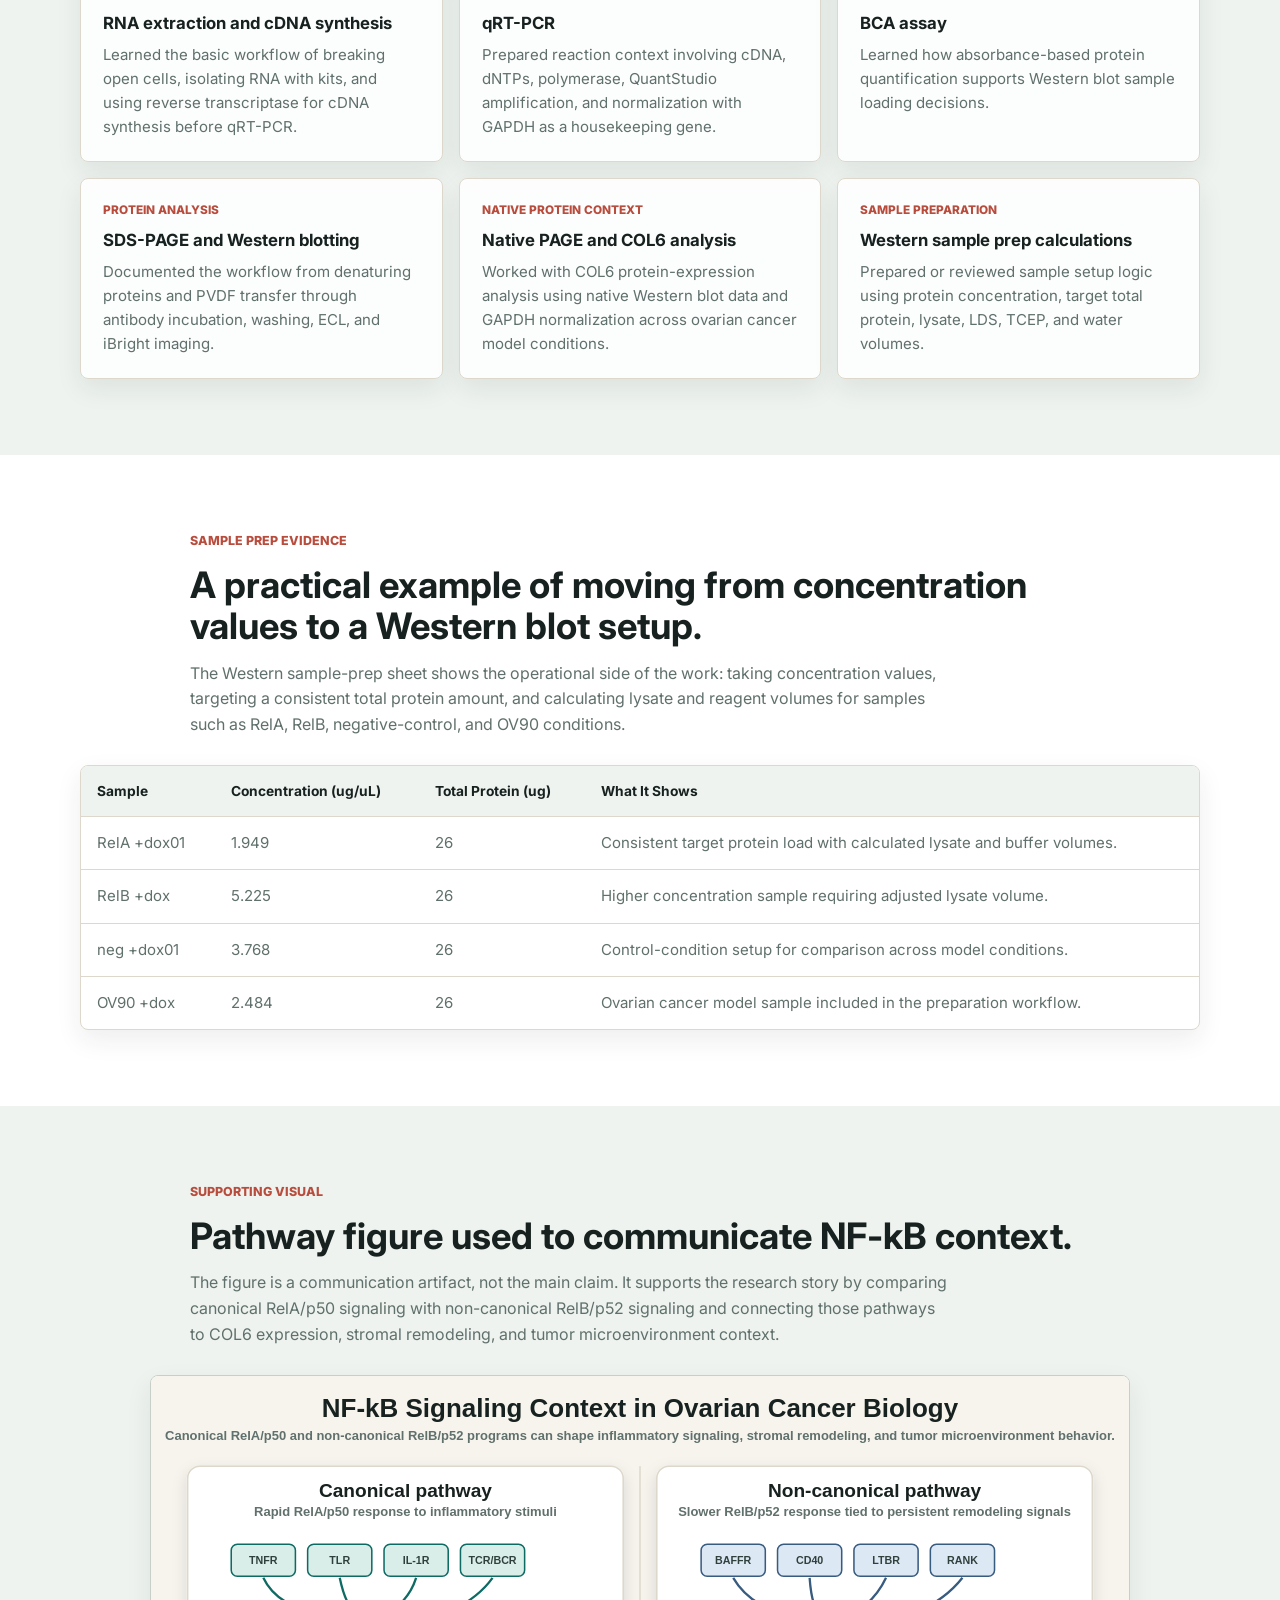
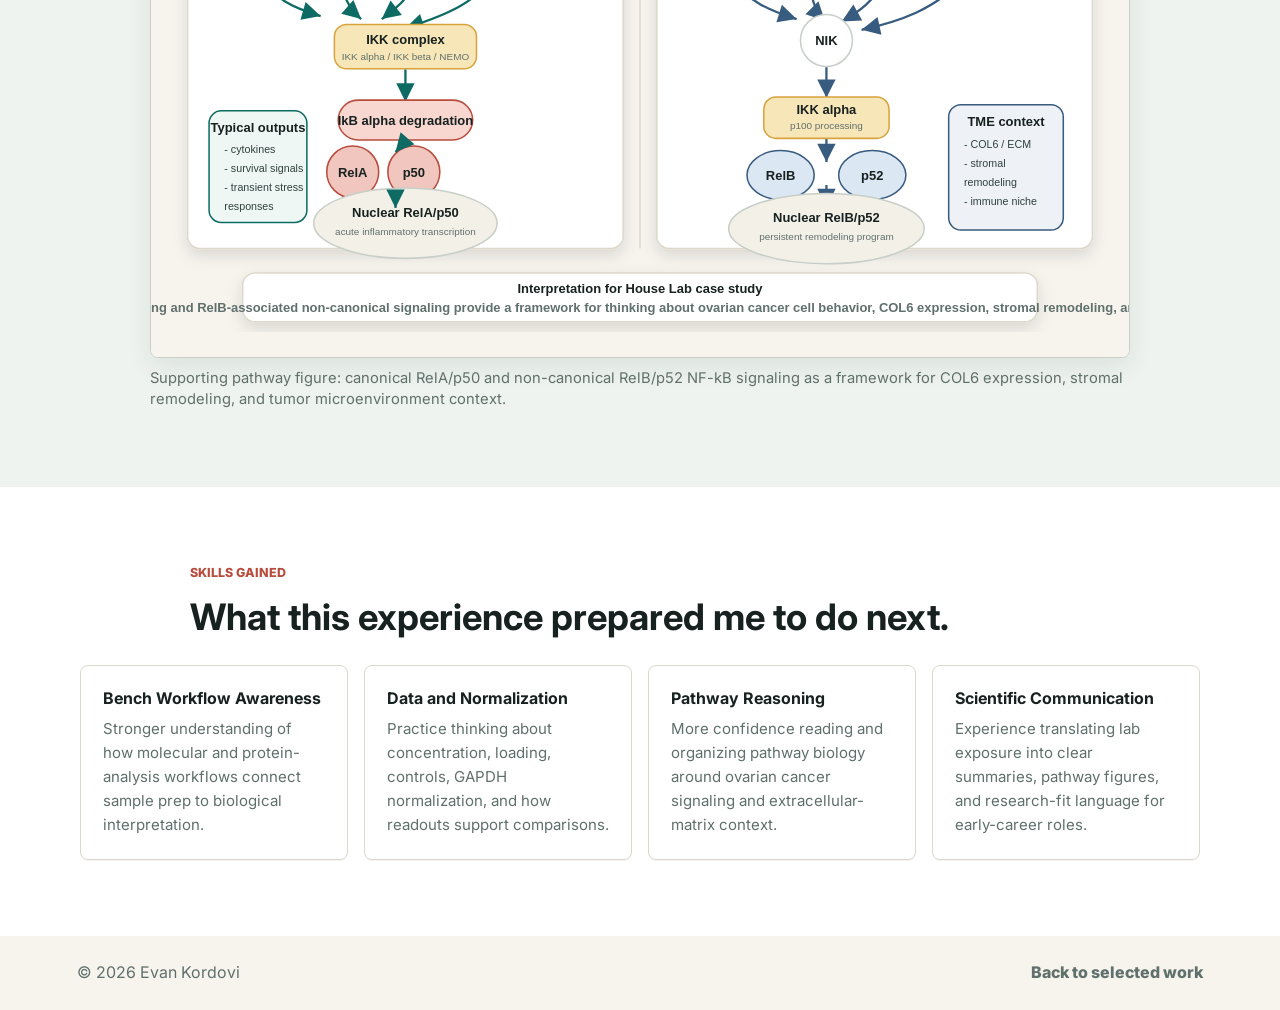
<file: house-lab.html>
<!DOCTYPE html>
<html lang="en">
  <head>
    <meta charset="UTF-8" />
    <meta name="viewport" content="width=device-width, initial-scale=1.0" />
    <meta
      name="description"
      content="House Lab cancer biology case study for Evan Kordovi, focused on undergraduate research exposure, ovarian cancer signaling, COL6 protein-expression analysis, and molecular biology methods."
    />
    <meta property="og:title" content="House Lab Cancer Biology Research Exposure | Evan Kordovi" />
    <meta
      property="og:description"
      content="A concise case study on ovarian cancer biology research exposure, canonical and non-canonical NF-kB signaling context, COL6 protein-expression analysis, and lab methods."
    />
    <meta property="og:type" content="website" />
    <meta property="og:url" content="https://ekordovi.github.io/E_website/house-lab.html" />
    <title>House Lab Cancer Biology Research Exposure | Evan Kordovi</title>
    <link
      rel="icon"
      href="data:image/svg+xml,%3Csvg xmlns='http://www.w3.org/2000/svg' viewBox='0 0 64 64'%3E%3Crect width='64' height='64' rx='8' fill='%2317211f'/%3E%3Ctext x='32' y='39' text-anchor='middle' font-family='Arial,sans-serif' font-size='24' font-weight='700' fill='%23d8a33d'%3EEK%3C/text%3E%3C/svg%3E"
    />
    <link rel="preconnect" href="https://fonts.googleapis.com" />
    <link rel="preconnect" href="https://fonts.gstatic.com" crossorigin />
    <link
      href="https://fonts.googleapis.com/css2?family=Inter:wght@400;500;600;700;800&display=swap"
      rel="stylesheet"
    />
    <link rel="stylesheet" href="styles.css" />
  </head>
  <body>
    <a class="skip-link" href="#main-content">Skip to main content</a>
    <header class="site-header artifact-header" data-header>
      <a class="brand" href="index.html#top" aria-label="Evan Kordovi home">
        <span class="brand-mark">EK</span>
        <span>Evan Kordovi</span>
      </a>

      <button class="nav-toggle" type="button" aria-expanded="false" aria-controls="site-nav" aria-label="Open navigation">
        <span></span>
        <span></span>
        <span></span>
      </button>

      <nav class="site-nav" id="site-nav" aria-label="Primary navigation">
        <a href="index.html#about">About</a>
        <a href="index.html#skills">Skills</a>
        <a href="index.html#work">Work</a>
        <a href="index.html#experience">Experience</a>
        <a href="index.html#contact">Contact</a>
      </nav>
    </header>

    <main id="main-content" class="artifact-page">
      <section class="artifact-hero" aria-labelledby="artifact-title">
        <div class="artifact-hero-copy">
          <p class="eyebrow">Research exposure case study</p>
          <h1 id="artifact-title">House Lab Cancer Biology Research Exposure</h1>
          <p>
            Undergraduate research exposure centered on ovarian cancer biology,
            molecular signaling, and protein-expression analysis. This case study
            summarizes the research context, lab methods I learned or supported,
            and the skills I carried forward into research-support and biology
            data-analysis work.
          </p>
          <div class="hero-actions">
            <a class="button primary" href="#methods">View Methods</a>
            <a class="button secondary" href="#figure">View Pathway Figure</a>
            <a class="button tertiary" href="index.html#work">Back to Portfolio</a>
          </div>
        </div>
        <div class="artifact-facts" aria-label="House Lab case study summary">
          <div>
            <span>Research Area</span>
            <strong>Ovarian cancer biology, canonical RelA/p50 and non-canonical RelB/p52 NF-kB signaling context, COL6 expression, and stromal remodeling questions.</strong>
          </div>
          <div>
            <span>Methods Exposure</span>
            <strong>RNA extraction, cDNA synthesis, qRT-PCR, BCA assays, SDS-PAGE, Western blotting, native PAGE, antibody incubation, ECL, and iBright imaging.</strong>
          </div>
          <div>
            <span>Scope</span>
            <strong>Early-career undergraduate research exposure and supported bench work, not independent ownership of a discovery claim.</strong>
          </div>
        </div>
      </section>

      <section class="artifact-section" aria-labelledby="background-title">
        <div class="artifact-section-heading">
          <p class="section-label">Background</p>
          <h2 id="background-title">The biology question connected signaling, cell state, and extracellular matrix context.</h2>
          <p>
            My House Lab work and related research writing focused on how molecular
            changes inside ovarian cancer cells can shape cancer progression, treatment
            resistance, and tumor behavior. The pathway context I studied included
            canonical and non-canonical NF-kB signaling, stem-like features,
            spheroid formation, EMT-associated genes, relapse, and treatment resistance.
          </p>
        </div>
        <div class="takeaway-grid">
          <article>
            <h3>Research Context</h3>
            <p>Ovarian cancer signaling and extracellular-matrix changes that may influence cell behavior and treatment resistance.</p>
          </article>
          <article>
            <h3>Protein Focus</h3>
            <p>COL6 protein-expression analysis using Western blot readouts and normalization across model conditions.</p>
          </article>
          <article>
            <h3>Controls & Records</h3>
            <p>Practice thinking about readouts, controls, normalization, sample preparation, and careful experimental records.</p>
          </article>
          <article>
            <h3>Communication</h3>
            <p>Experience turning dense pathway biology into figures, notes, and application-ready research summaries.</p>
          </article>
        </div>
      </section>

      <section class="artifact-section" id="methods" aria-labelledby="methods-title">
        <div class="artifact-section-heading">
          <p class="section-label">Techniques</p>
          <h2 id="methods-title">Methods I learned, used, or was exposed to through the lab workflow.</h2>
          <p>
            The lab meeting material documents the methods I was learning during the
            2022-2023 House Lab period. The strongest signal is not one isolated figure;
            it is exposure to the chain of molecular biology and protein-analysis steps
            that connect samples to interpretable readouts.
          </p>
        </div>

        <div class="method-grid">
          <article>
            <span>RNA to cDNA</span>
            <h3>RNA extraction and cDNA synthesis</h3>
            <p>Learned the basic workflow of breaking open cells, isolating RNA with kits, and using reverse transcriptase for cDNA synthesis before qRT-PCR.</p>
          </article>
          <article>
            <span>Gene expression</span>
            <h3>qRT-PCR</h3>
            <p>Prepared reaction context involving cDNA, dNTPs, polymerase, QuantStudio amplification, and normalization with GAPDH as a housekeeping gene.</p>
          </article>
          <article>
            <span>Protein quantification</span>
            <h3>BCA assay</h3>
            <p>Learned how absorbance-based protein quantification supports Western blot sample loading decisions.</p>
          </article>
          <article>
            <span>Protein analysis</span>
            <h3>SDS-PAGE and Western blotting</h3>
            <p>Documented the workflow from denaturing proteins and PVDF transfer through antibody incubation, washing, ECL, and iBright imaging.</p>
          </article>
          <article>
            <span>Native protein context</span>
            <h3>Native PAGE and COL6 analysis</h3>
            <p>Worked with COL6 protein-expression analysis using native Western blot data and GAPDH normalization across ovarian cancer model conditions.</p>
          </article>
          <article>
            <span>Sample preparation</span>
            <h3>Western sample prep calculations</h3>
            <p>Prepared or reviewed sample setup logic using protein concentration, target total protein, lysate, LDS, TCEP, and water volumes.</p>
          </article>
        </div>
      </section>

      <section class="artifact-section" aria-labelledby="sample-title">
        <div class="artifact-section-heading">
          <p class="section-label">Sample Prep Evidence</p>
          <h2 id="sample-title">A practical example of moving from concentration values to a Western blot setup.</h2>
          <p>
            The Western sample-prep sheet shows the operational side of the work:
            taking concentration values, targeting a consistent total protein amount,
            and calculating lysate and reagent volumes for samples such as RelA,
            RelB, negative-control, and OV90 conditions.
          </p>
        </div>
        <div class="sample-table-wrap" role="region" aria-label="Western sample preparation example table">
          <table class="sample-table">
            <thead>
              <tr>
                <th>Sample</th>
                <th>Concentration (ug/uL)</th>
                <th>Total Protein (ug)</th>
                <th>What It Shows</th>
              </tr>
            </thead>
            <tbody>
              <tr>
                <td>RelA +dox01</td>
                <td>1.949</td>
                <td>26</td>
                <td>Consistent target protein load with calculated lysate and buffer volumes.</td>
              </tr>
              <tr>
                <td>RelB +dox</td>
                <td>5.225</td>
                <td>26</td>
                <td>Higher concentration sample requiring adjusted lysate volume.</td>
              </tr>
              <tr>
                <td>neg +dox01</td>
                <td>3.768</td>
                <td>26</td>
                <td>Control-condition setup for comparison across model conditions.</td>
              </tr>
              <tr>
                <td>OV90 +dox</td>
                <td>2.484</td>
                <td>26</td>
                <td>Ovarian cancer model sample included in the preparation workflow.</td>
              </tr>
            </tbody>
          </table>
        </div>
      </section>

      <section class="artifact-section" id="figure" aria-labelledby="figure-title">
        <div class="artifact-section-heading">
          <p class="section-label">Supporting Visual</p>
          <h2 id="figure-title">Pathway figure used to communicate NF-kB context.</h2>
          <p>
            The figure is a communication artifact, not the main claim. It supports
            the research story by comparing canonical RelA/p50 signaling with
            non-canonical RelB/p52 signaling and connecting those pathways to COL6
            expression, stromal remodeling, and tumor microenvironment context.
          </p>
        </div>
        <figure class="artifact-figure pathway-figure">
          <img
            src="assets/nfkb-canonical-noncanonical.svg"
            alt="Diagram comparing canonical RelA p50 NF-kB signaling with non-canonical RelB p52 NF-kB signaling and tumor microenvironment outputs"
            loading="lazy"
          />
          <figcaption>Supporting pathway figure: canonical RelA/p50 and non-canonical RelB/p52 NF-kB signaling as a framework for COL6 expression, stromal remodeling, and tumor microenvironment context.</figcaption>
        </figure>
      </section>

      <section class="artifact-section takeaway-section" aria-labelledby="skills-gained-title">
        <div class="artifact-section-heading">
          <p class="section-label">Skills Gained</p>
          <h2 id="skills-gained-title">What this experience prepared me to do next.</h2>
        </div>
        <div class="takeaway-grid">
          <article>
            <h3>Bench Workflow Awareness</h3>
            <p>Stronger understanding of how molecular and protein-analysis workflows connect sample prep to biological interpretation.</p>
          </article>
          <article>
            <h3>Data and Normalization</h3>
            <p>Practice thinking about concentration, loading, controls, GAPDH normalization, and how readouts support comparisons.</p>
          </article>
          <article>
            <h3>Pathway Reasoning</h3>
            <p>More confidence reading and organizing pathway biology around ovarian cancer signaling and extracellular-matrix context.</p>
          </article>
          <article>
            <h3>Scientific Communication</h3>
            <p>Experience translating lab exposure into clear summaries, pathway figures, and research-fit language for early-career roles.</p>
          </article>
        </div>
      </section>
    </main>

    <footer class="site-footer">
      <p>© <span data-year></span> Evan Kordovi</p>
      <a href="index.html#work">Back to selected work</a>
    </footer>

    <script src="script.js"></script>
  </body>
</html>
</file>
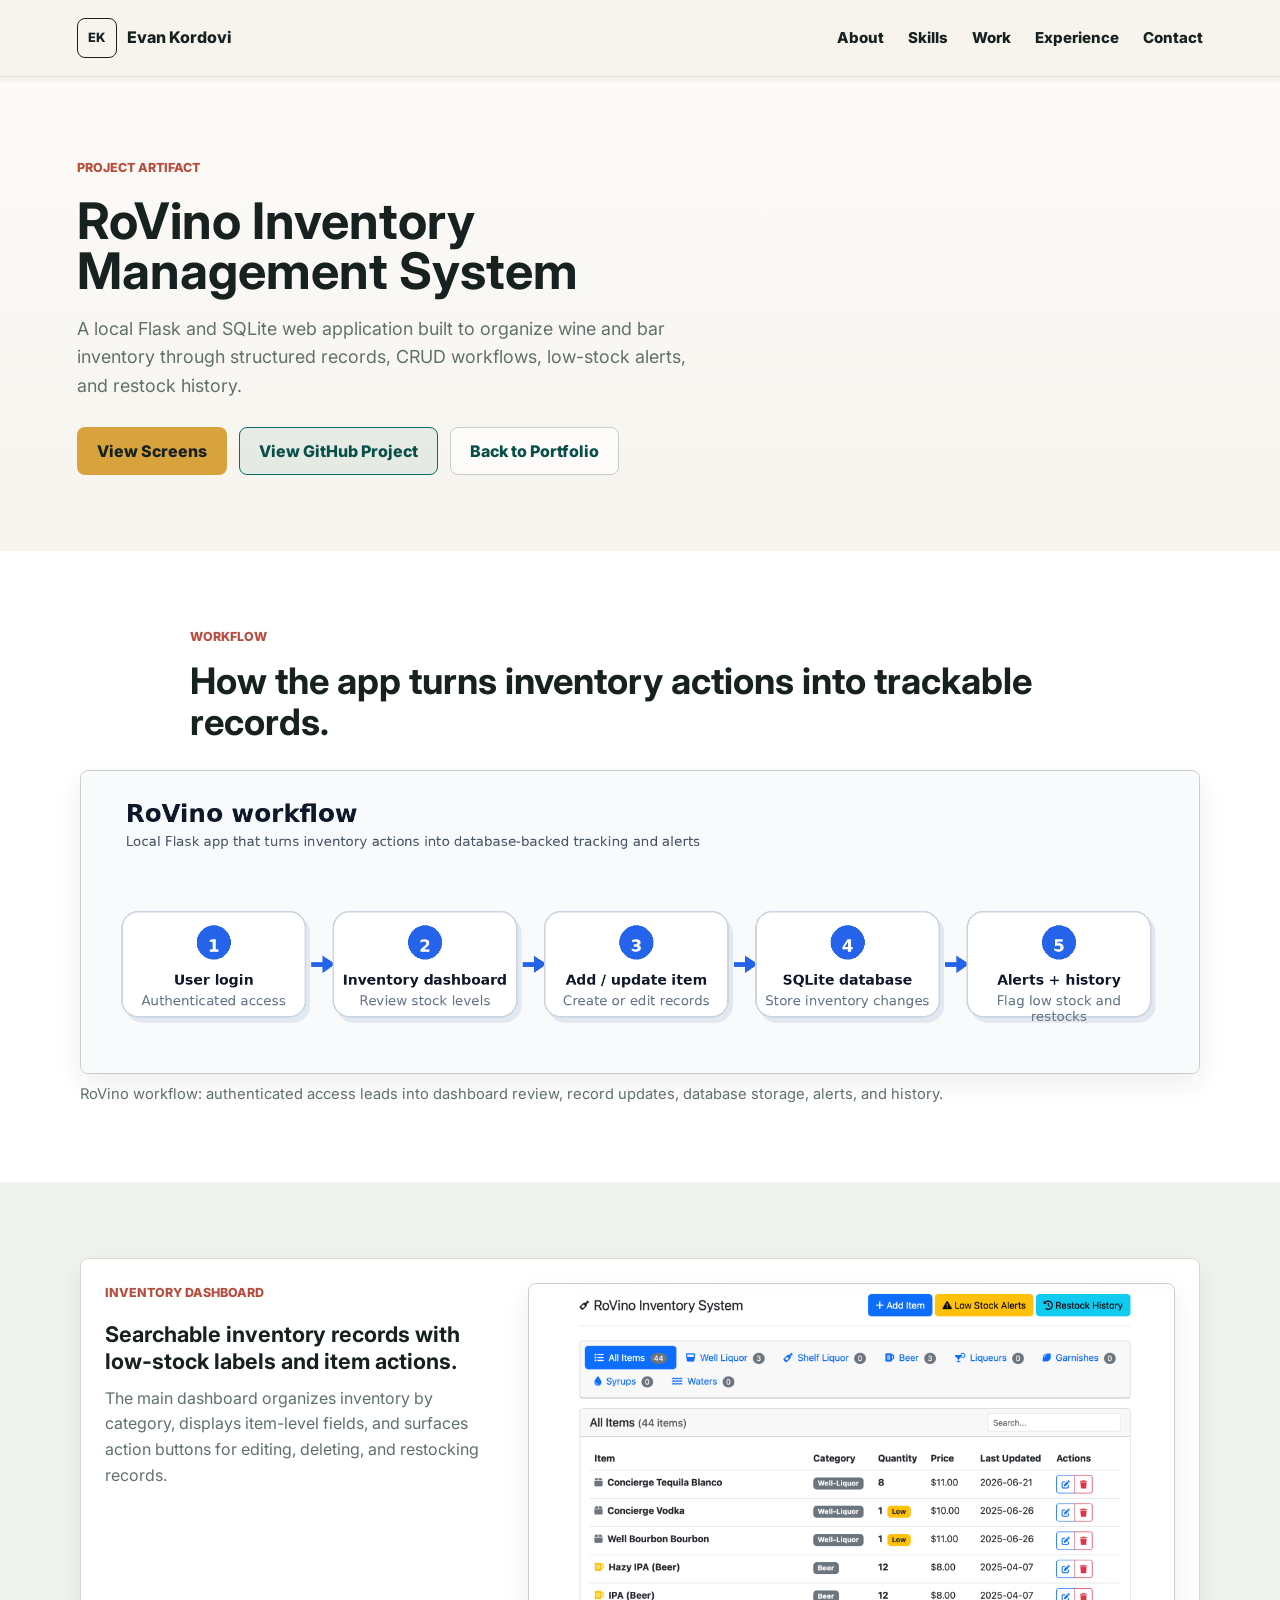
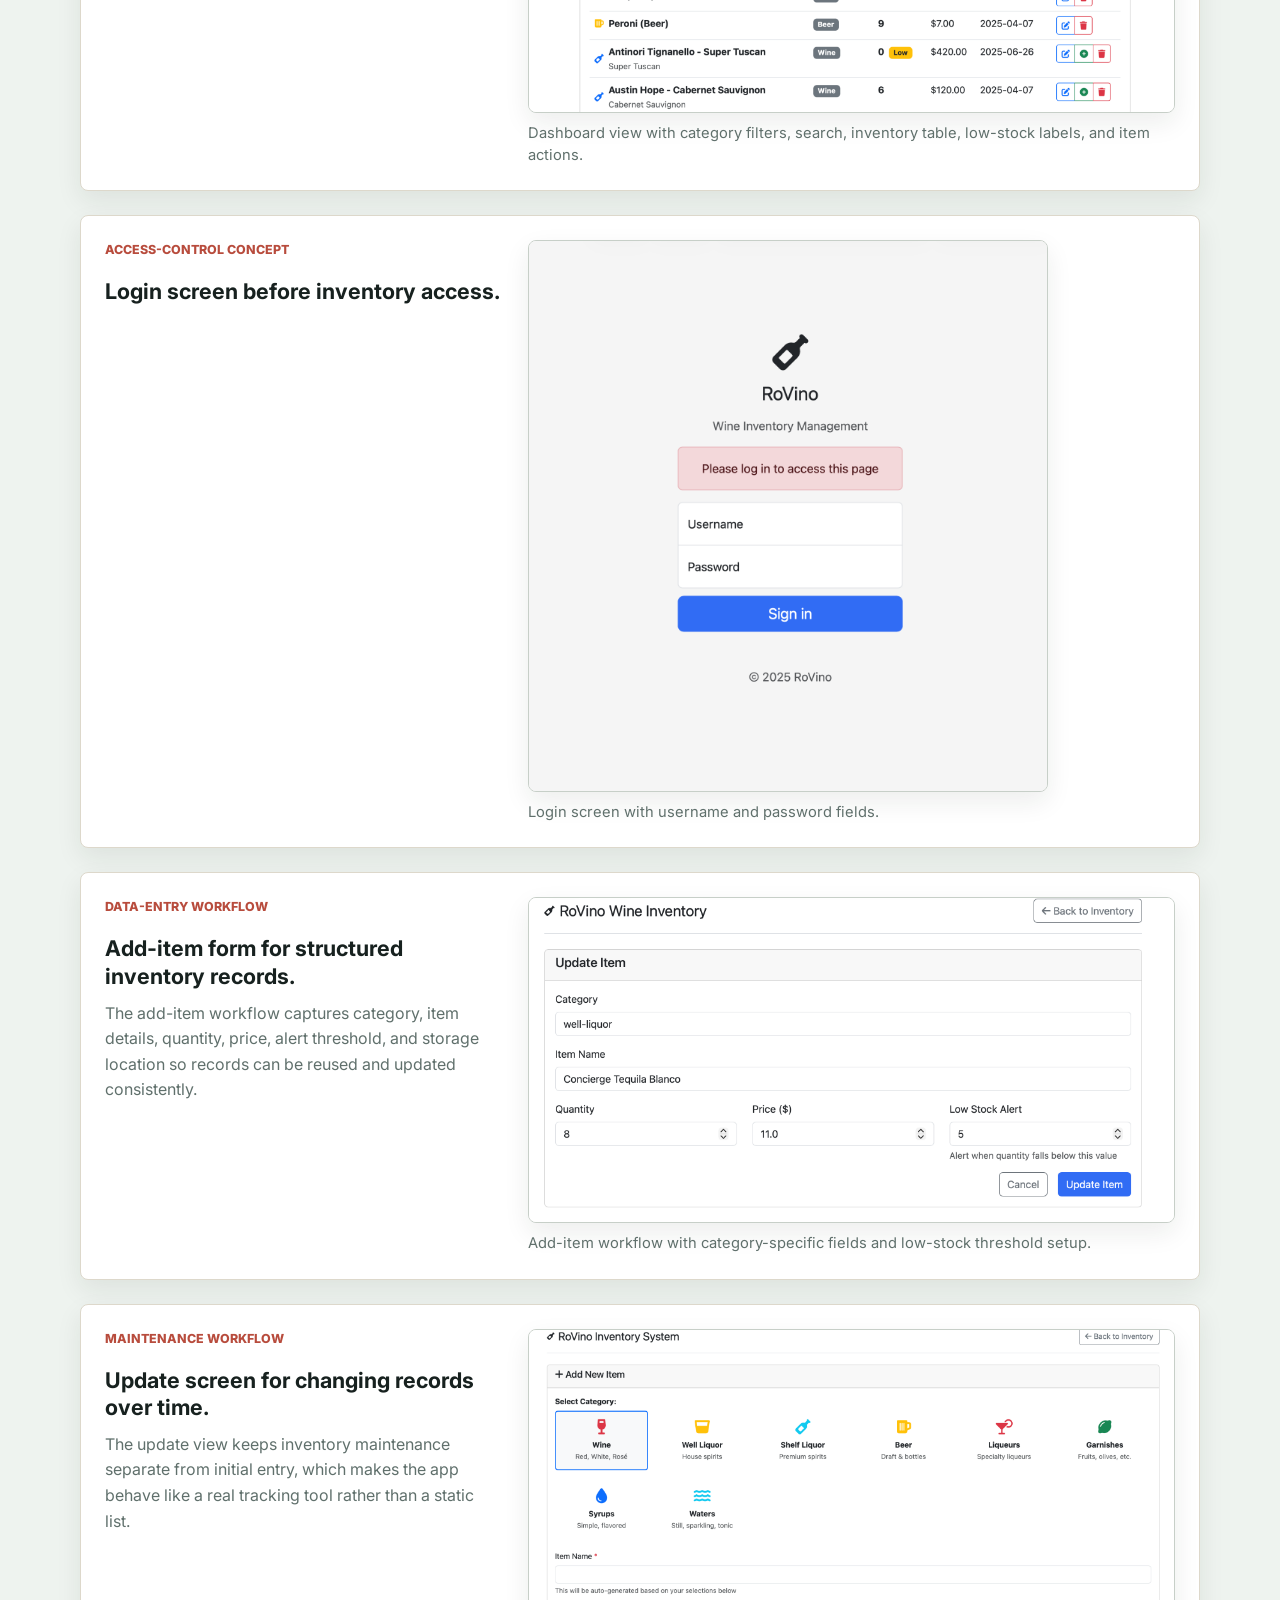
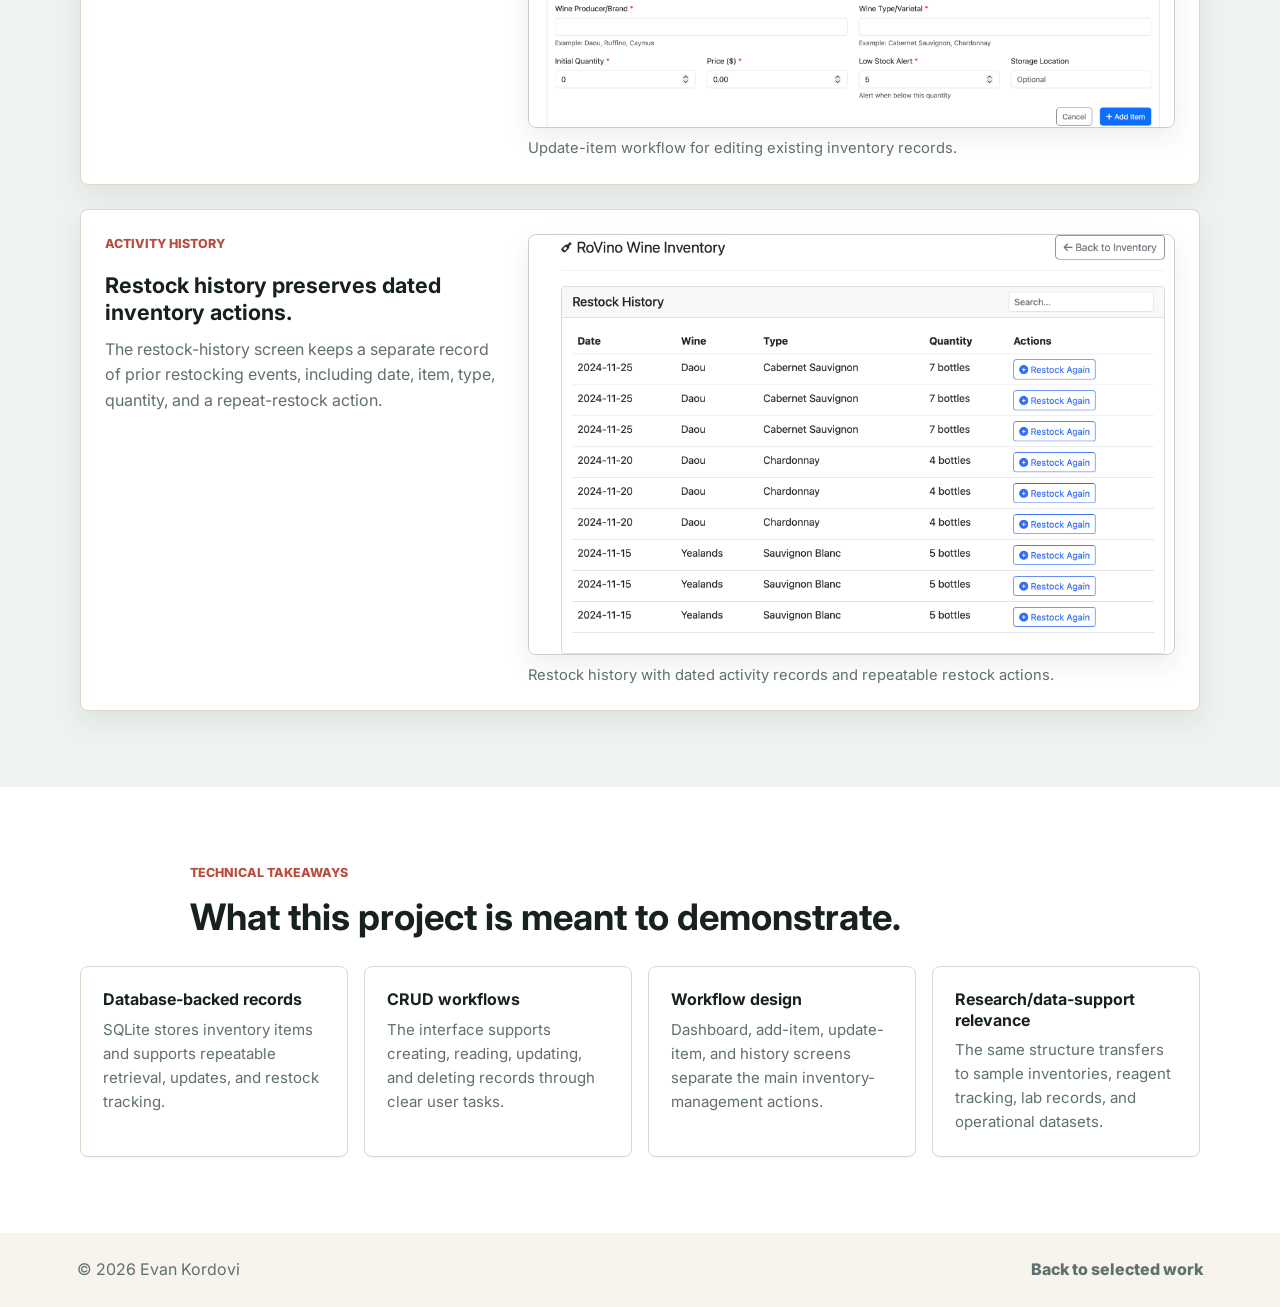
<file: rovino.html>
<!DOCTYPE html>
<html lang="en">
  <head>
    <meta charset="UTF-8" />
    <meta name="viewport" content="width=device-width, initial-scale=1.0" />
    <meta
      name="description"
      content="RoVino Inventory Management System project artifact showing a Flask and SQLite inventory website with CRUD workflows, low-stock alerts, and restock history."
    />
    <meta property="og:title" content="RoVino Inventory Management System | Evan Kordovi" />
    <meta
      property="og:description"
      content="Visual project artifact for a Flask and SQLite inventory website built around structured records, CRUD workflows, low-stock alerts, and restock history."
    />
    <meta property="og:type" content="website" />
    <meta property="og:url" content="https://ekordovi.github.io/E_website/rovino.html" />
    <title>RoVino Inventory Management System | Evan Kordovi</title>
    <link
      rel="icon"
      href="data:image/svg+xml,%3Csvg xmlns='http://www.w3.org/2000/svg' viewBox='0 0 64 64'%3E%3Crect width='64' height='64' rx='8' fill='%2317211f'/%3E%3Ctext x='32' y='39' text-anchor='middle' font-family='Arial,sans-serif' font-size='24' font-weight='700' fill='%23d8a33d'%3EEK%3C/text%3E%3C/svg%3E"
    />
    <link rel="preconnect" href="https://fonts.googleapis.com" />
    <link rel="preconnect" href="https://fonts.gstatic.com" crossorigin />
    <link
      href="https://fonts.googleapis.com/css2?family=Inter:wght@400;500;600;700;800&display=swap"
      rel="stylesheet"
    />
    <link rel="stylesheet" href="styles.css" />
  </head>
  <body>
    <a class="skip-link" href="#main-content">Skip to main content</a>
    <header class="site-header artifact-header" data-header>
      <a class="brand" href="index.html#top" aria-label="Evan Kordovi home">
        <span class="brand-mark">EK</span>
        <span>Evan Kordovi</span>
      </a>

      <button class="nav-toggle" type="button" aria-expanded="false" aria-controls="site-nav" aria-label="Open navigation">
        <span></span>
        <span></span>
        <span></span>
      </button>

      <nav class="site-nav" id="site-nav" aria-label="Primary navigation">
        <a href="index.html#about">About</a>
        <a href="index.html#skills">Skills</a>
        <a href="index.html#work">Work</a>
        <a href="index.html#experience">Experience</a>
        <a href="index.html#contact">Contact</a>
      </nav>
    </header>

    <main id="main-content" class="artifact-page">
      <section class="artifact-hero" aria-labelledby="artifact-title">
        <div class="artifact-hero-copy">
          <p class="eyebrow">Project artifact</p>
          <h1 id="artifact-title">RoVino Inventory Management System</h1>
          <p>
            A local Flask and SQLite web application built to organize wine and bar
            inventory through structured records, CRUD workflows, low-stock alerts, and
            restock history.
          </p>
          <div class="hero-actions">
            <a class="button primary" href="#screens">View Screens</a>
            <a class="button secondary" href="https://github.com/ekordovi/RoVino_Inventory" target="_blank" rel="noreferrer">View GitHub Project</a>
            <a class="button tertiary" href="index.html#work">Back to Portfolio</a>
          </div>
        </div>
      </section>

      <section class="artifact-section workflow-section" aria-labelledby="workflow-title">
        <div class="artifact-section-heading">
          <p class="section-label">Workflow</p>
          <h2 id="workflow-title">How the app turns inventory actions into trackable records.</h2>
        </div>
        <figure class="artifact-figure workflow-figure">
          <img
            src="assets/rovino/image6.png"
            alt="RoVino workflow diagram showing user login, inventory dashboard, add or update item, SQLite database, alerts, and history."
            loading="eager"
          />
          <figcaption>RoVino workflow: authenticated access leads into dashboard review, record updates, database storage, alerts, and history.</figcaption>
        </figure>
      </section>

      <section class="artifact-section" aria-labelledby="screens-title" id="screens">

        <div class="screen-stack">
          <article class="screen-card">
            <div class="screen-copy">
              <p class="project-tag">Inventory dashboard</p>
              <h3>Searchable inventory records with low-stock labels and item actions.</h3>
              <p>
                The main dashboard organizes inventory by category, displays item-level
                fields, and surfaces action buttons for editing, deleting, and restocking
                records.
              </p>
            </div>
            <figure class="artifact-figure">
              <img
                src="assets/rovino/image1.png"
                alt="RoVino dashboard showing category filters, a searchable inventory table, low-stock labels, and item action buttons."
                loading="lazy"
              />
              <figcaption>Dashboard view with category filters, search, inventory table, low-stock labels, and item actions.</figcaption>
            </figure>
          </article>

          <article class="screen-card">
            <div class="screen-copy">
              <p class="project-tag">Access-control concept</p>
              <h3>Login screen before inventory access.</h3>
            </div>
            <figure class="artifact-figure portrait-shot">
              <img
                src="assets/rovino/image3.png"
                alt="RoVino login screen with username and password fields and a sign-in button."
                loading="lazy"
              />
              <figcaption>Login screen with username and password fields.</figcaption>
            </figure>
          </article>

          <article class="screen-card">
            <div class="screen-copy">
              <p class="project-tag">Data-entry workflow</p>
              <h3>Add-item form for structured inventory records.</h3>
              <p>
                The add-item workflow captures category, item details, quantity, price,
                alert threshold, and storage location so records can be reused and updated
                consistently.
              </p>
            </div>
            <figure class="artifact-figure">
              <img
                src="assets/rovino/image4.png"
                alt="RoVino add-item form with category tiles, required fields, quantity, price, low-stock alert, and storage location."
                loading="lazy"
              />
              <figcaption>Add-item workflow with category-specific fields and low-stock threshold setup.</figcaption>
            </figure>
          </article>

          <article class="screen-card">
            <div class="screen-copy">
              <p class="project-tag">Maintenance workflow</p>
              <h3>Update screen for changing records over time.</h3>
              <p>
                The update view keeps inventory maintenance separate from initial entry,
                which makes the app behave like a real tracking tool rather than a static
                list.
              </p>
            </div>
            <figure class="artifact-figure">
              <img
                src="assets/rovino/image5.png"
                alt="RoVino update-item form with category, item name, quantity, price, low-stock alert, cancel, and update buttons."
                loading="lazy"
              />
              <figcaption>Update-item workflow for editing existing inventory records.</figcaption>
            </figure>
          </article>

          <article class="screen-card">
            <div class="screen-copy">
              <p class="project-tag">Activity history</p>
              <h3>Restock history preserves dated inventory actions.</h3>
              <p>
                The restock-history screen keeps a separate record of prior restocking
                events, including date, item, type, quantity, and a repeat-restock action.
              </p>
            </div>
            <figure class="artifact-figure">
              <img
                src="assets/rovino/image2.png"
                alt="RoVino restock history table showing dates, wine names, types, quantities, and restock-again buttons."
                loading="lazy"
              />
              <figcaption>Restock history with dated activity records and repeatable restock actions.</figcaption>
            </figure>
          </article>
        </div>
      </section>

      <section class="artifact-section takeaway-section" aria-labelledby="takeaway-title">
        <div class="artifact-section-heading">
          <p class="section-label">Technical Takeaways</p>
          <h2 id="takeaway-title">What this project is meant to demonstrate.</h2>
        </div>
        <div class="takeaway-grid">
          <article>
            <h3>Database-backed records</h3>
            <p>SQLite stores inventory items and supports repeatable retrieval, updates, and restock tracking.</p>
          </article>
          <article>
            <h3>CRUD workflows</h3>
            <p>The interface supports creating, reading, updating, and deleting records through clear user tasks.</p>
          </article>
          <article>
            <h3>Workflow design</h3>
            <p>Dashboard, add-item, update-item, and history screens separate the main inventory-management actions.</p>
          </article>
          <article>
            <h3>Research/data-support relevance</h3>
            <p>The same structure transfers to sample inventories, reagent tracking, lab records, and operational datasets.</p>
          </article>
        </div>
      </section>
    </main>

    <footer class="site-footer">
      <p>© <span data-year></span> Evan Kordovi</p>
      <a href="index.html#work">Back to selected work</a>
    </footer>

    <script src="script.js"></script>
  </body>
</html>
</file>
<file: styles.css>
:root {
  --ink: #17211f;
  --ink-soft: #30413d;
  --muted: #60706c;
  --paper: #f7f4ee;
  --surface: #ffffff;
  --surface-strong: #edf3ef;
  --teal: #0d6b64;
  --teal-dark: #084f4a;
  --coral: #b84c3d;
  --gold: #d8a33d;
  --blue: #385b80;
  --line: #ddd8cb;
  --line-strong: #c7cfc8;
  --shadow: 0 18px 44px rgba(23, 33, 31, 0.12);
  --shadow-soft: 0 10px 26px rgba(23, 33, 31, 0.08);
  --radius: 8px;
}

* {
  box-sizing: border-box;
}

html {
  scroll-behavior: smooth;
  scroll-padding-top: 84px;
}

body {
  margin: 0;
  font-family: "Inter", Arial, sans-serif;
  color: var(--ink);
  background: var(--paper);
  line-height: 1.6;
  text-rendering: optimizeLegibility;
}

body.nav-open {
  overflow: hidden;
}

img {
  display: block;
  max-width: 100%;
}

a {
  color: inherit;
}

a,
button {
  transition:
    color 160ms ease,
    background-color 160ms ease,
    border-color 160ms ease,
    box-shadow 160ms ease,
    transform 160ms ease;
}

a:focus-visible,
button:focus-visible {
  outline: 3px solid rgba(216, 163, 61, 0.92);
  outline-offset: 4px;
}

.skip-link {
  position: fixed;
  top: 12px;
  left: 12px;
  z-index: 100;
  padding: 10px 14px;
  border-radius: var(--radius);
  color: var(--ink);
  background: var(--gold);
  font-weight: 800;
  text-decoration: none;
  transform: translateY(-160%);
}

.skip-link:focus {
  transform: translateY(0);
}

.site-header {
  position: fixed;
  top: 0;
  left: 0;
  z-index: 20;
  display: flex;
  align-items: center;
  justify-content: space-between;
  width: 100%;
  padding: 18px 6vw;
  color: var(--ink);
  transition: background 180ms ease, color 180ms ease, box-shadow 180ms ease;
}

.site-header.is-scrolled,
.site-header.nav-active {
  color: var(--ink);
  background: rgba(247, 244, 238, 0.95);
  box-shadow: 0 1px 0 rgba(23, 33, 31, 0.11);
  backdrop-filter: blur(16px);
}

.brand,
.site-nav {
  display: flex;
  align-items: center;
}

.brand {
  gap: 10px;
  font-weight: 800;
  text-decoration: none;
}

.brand-mark {
  display: grid;
  place-items: center;
  width: 40px;
  height: 40px;
  border: 1px solid currentColor;
  border-radius: var(--radius);
  font-size: 0.8rem;
}

.site-nav {
  gap: 24px;
}

.site-nav a {
  position: relative;
  font-size: 0.94rem;
  font-weight: 800;
  text-decoration: none;
}

.site-nav a::after {
  position: absolute;
  right: 0;
  bottom: -8px;
  left: 0;
  height: 2px;
  background: currentColor;
  content: "";
  transform: scaleX(0);
  transform-origin: left;
  transition: transform 160ms ease;
}

.site-nav a:hover,
.site-nav a:focus-visible {
  color: var(--gold);
}

.site-nav a:hover::after,
.site-nav a:focus-visible::after {
  transform: scaleX(1);
}

.nav-toggle {
  display: none;
  width: 42px;
  height: 42px;
  padding: 9px;
  border: 1px solid currentColor;
  border-radius: var(--radius);
  color: inherit;
  background: transparent;
  cursor: pointer;
}

.nav-toggle span {
  display: block;
  width: 100%;
  height: 2px;
  margin: 5px 0;
  border-radius: 999px;
  background: currentColor;
}

.hero {
  position: relative;
  display: grid;
  align-items: center;
  min-height: 64svh;
  padding: 104px 6vw 64px;
  overflow: hidden;
  color: var(--ink);
  background:
    linear-gradient(180deg, rgba(255, 255, 255, 0.58), rgba(247, 244, 238, 0)),
    var(--paper);
  isolation: isolate;
}

.hero::before {
  position: absolute;
  inset: 0;
  z-index: -1;
  background-image:
    linear-gradient(rgba(13, 107, 100, 0.08) 1px, transparent 1px),
    linear-gradient(90deg, rgba(13, 107, 100, 0.08) 1px, transparent 1px);
  background-size: 42px 42px;
  content: "";
  mask-image: linear-gradient(90deg, black, transparent 70%);
}

.hero::after {
  position: absolute;
  right: 6vw;
  bottom: 36px;
  z-index: 1;
  width: 240px;
  height: 5px;
  border-radius: 999px;
  background: linear-gradient(90deg, var(--gold), var(--coral), var(--teal));
  content: "";
  opacity: 0.95;
}

.hero-content {
  position: relative;
  z-index: 2;
  width: min(860px, 100%);
}

.eyebrow,
.section-label,
.project-tag,
.timeline-date {
  margin: 0;
  font-size: 0.78rem;
  font-weight: 800;
  letter-spacing: 0;
  text-transform: uppercase;
}

.eyebrow {
  max-width: 640px;
  margin-bottom: 18px;
  color: var(--coral);
}

h1,
h2,
h3,
p {
  margin-top: 0;
}

h1 {
  max-width: 800px;
  margin-bottom: 22px;
  font-size: 3.55rem;
  line-height: 1;
  letter-spacing: 0;
}

h2 {
  margin-bottom: 0;
  font-size: 2.28rem;
  line-height: 1.12;
  letter-spacing: 0;
}

h3 {
  margin-bottom: 12px;
  font-size: 1.2rem;
  line-height: 1.28;
}

.hero-copy {
  max-width: 690px;
  margin-bottom: 30px;
  color: var(--muted);
  font-size: 1.16rem;
}

.hero-points {
  display: grid;
  gap: 8px;
  max-width: 720px;
  margin: 0 0 30px;
  padding: 0;
  list-style: none;
}

.hero-points li {
  position: relative;
  padding-left: 22px;
  color: var(--ink-soft);
  font-weight: 700;
}

.hero-points li::before {
  position: absolute;
  top: 0.7em;
  left: 0;
  width: 8px;
  height: 8px;
  border-radius: 999px;
  background: var(--teal);
  content: "";
}

.hero-actions,
.contact-panel {
  display: flex;
  flex-wrap: wrap;
  gap: 12px;
}

.button,
.contact-panel a,
.card-link,
.site-footer a {
  font-weight: 800;
  text-decoration: none;
}

.button {
  display: inline-flex;
  align-items: center;
  justify-content: center;
  min-height: 48px;
  padding: 0 19px;
  border: 1px solid transparent;
  border-radius: var(--radius);
  line-height: 1;
}

.button.primary {
  color: var(--ink);
  background: var(--gold);
}

.button.secondary,
.button.tertiary {
  color: var(--teal-dark);
}

.button.secondary {
  border-color: var(--teal);
  background: rgba(13, 107, 100, 0.08);
}

.button.tertiary {
  border-color: var(--line-strong);
  background: rgba(255, 255, 255, 0.62);
}

.button:hover,
.button:focus-visible,
.contact-panel a:hover,
.contact-panel a:focus-visible,
.card-link:hover,
.card-link:focus-visible,
.site-footer a:hover,
.site-footer a:focus-visible {
  transform: translateY(-1px);
}

.button.primary:hover,
.button.primary:focus-visible {
  background: #edbd55;
}

.button.secondary:hover,
.button.secondary:focus-visible,
.button.tertiary:hover,
.button.tertiary:focus-visible {
  border-color: var(--teal-dark);
  background: rgba(13, 107, 100, 0.14);
}

.section {
  padding: 92px 6vw;
}

.section-inner {
  width: min(1120px, 100%);
  margin: 0 auto;
}

.intro-band {
  background: var(--surface);
}

.skills-band {
  background: #eef3ef;
}

.two-column,
.contact-layout {
  display: grid;
  grid-template-columns: minmax(260px, 0.8fr) minmax(320px, 1.2fr);
  gap: 60px;
  align-items: start;
}

.section-label {
  margin-bottom: 14px;
  color: var(--coral);
}

.rich-text {
  color: var(--muted);
  font-size: 1.05rem;
}

.rich-text p:last-child,
.timeline-item p:last-child,
.timeline-item ul:last-child {
  margin-bottom: 0;
}

.about-list,
.timeline-item ul {
  margin: 18px 0 0;
  padding-left: 1.1rem;
}

.about-list li,
.timeline-item li {
  margin-bottom: 8px;
}

.section-heading {
  max-width: 790px;
  margin-bottom: 34px;
}

.section-intro {
  max-width: 720px;
  margin: 16px 0 0;
  color: var(--muted);
  font-size: 1.02rem;
}

.skills-grid {
  display: grid;
  grid-template-columns: repeat(4, minmax(0, 1fr));
  gap: 16px;
}

.skill-card {
  padding: 22px;
  border: 1px solid var(--line);
  border-radius: var(--radius);
  background: rgba(255, 255, 255, 0.82);
  box-shadow: 0 1px 0 rgba(23, 33, 31, 0.05);
}

.skill-card h3 {
  margin-bottom: 8px;
  font-size: 1rem;
}

.skill-card p {
  margin-bottom: 0;
  color: var(--muted);
  font-size: 0.94rem;
}

.project-grid {
  display: grid;
  grid-template-columns: repeat(2, minmax(0, 1fr));
  gap: 18px;
}

.project-card {
  position: relative;
  display: flex;
  flex-direction: column;
  min-height: 360px;
  overflow: hidden;
  padding: 28px;
  border: 1px solid var(--line);
  border-radius: var(--radius);
  background: var(--surface);
  box-shadow: var(--shadow-soft);
}

.project-card::before {
  position: absolute;
  top: 0;
  right: 0;
  left: 0;
  height: 5px;
  background: var(--teal);
  content: "";
}

.project-card:nth-child(2)::before {
  background: var(--blue);
}

.project-card:nth-child(3)::before {
  background: var(--gold);
}

.project-card:nth-child(4)::before {
  background: var(--coral);
}

.project-card:nth-child(5)::before {
  background: var(--teal-dark);
}

.project-card:nth-child(6)::before {
  background: var(--blue);
}

.project-card:hover {
  border-color: var(--line-strong);
  box-shadow: var(--shadow);
}

.project-tag {
  margin-bottom: 18px;
  color: var(--coral);
}

.project-card:nth-child(2) .project-tag {
  color: var(--blue);
}

.project-card:nth-child(3) .project-tag {
  color: #8a661f;
}

.project-card:nth-child(4) .project-tag {
  color: var(--coral);
}

.project-card:nth-child(5) .project-tag {
  color: var(--teal-dark);
}

.project-card:nth-child(6) .project-tag {
  color: var(--blue);
}

.project-card p:not(.project-tag) {
  color: var(--muted);
}

.artifact {
  margin: 16px 0 20px;
  padding: 12px 14px;
  border-left: 3px solid var(--teal);
  border-radius: 0 var(--radius) var(--radius) 0;
  background: #f2f7f4;
  font-size: 0.94rem;
}

.artifact strong {
  color: var(--ink);
}

.skill-row {
  display: flex;
  flex-wrap: wrap;
  gap: 8px;
  margin: auto 0 22px;
  padding: 0;
  list-style: none;
}

.skill-row li {
  display: inline-flex;
  align-items: center;
  min-height: 30px;
  padding: 4px 9px;
  border: 1px solid #d5dfd8;
  border-radius: 999px;
  color: var(--ink-soft);
  background: var(--surface-strong);
  font-size: 0.82rem;
  font-weight: 700;
}

.card-link {
  display: inline-flex;
  align-items: center;
  justify-content: center;
  align-self: flex-start;
  min-height: 42px;
  padding: 0 14px;
  border: 1px solid rgba(13, 107, 100, 0.28);
  border-radius: var(--radius);
  color: var(--teal-dark);
  background: rgba(13, 107, 100, 0.08);
}

.card-link::after {
  content: " ->";
}

.timeline-band {
  background: var(--paper);
}

.timeline {
  display: grid;
  gap: 18px;
}

.timeline-item {
  display: grid;
  grid-template-columns: 180px minmax(0, 1fr);
  gap: 28px;
  padding: 26px;
  border: 1px solid var(--line);
  border-left: 5px solid var(--blue);
  border-radius: var(--radius);
  background: var(--surface);
  box-shadow: var(--shadow-soft);
}

.timeline-date {
  color: var(--blue);
}

.timeline-item h3 {
  margin-bottom: 8px;
}

.timeline-item li {
  color: var(--muted);
}

.contact-section {
  color: var(--surface);
  background:
    linear-gradient(120deg, rgba(216, 163, 61, 0.18), transparent 36%),
    #1f2423;
}

.contact-section .section-label {
  color: var(--gold);
}

.contact-copy {
  max-width: 600px;
  margin: 20px 0 0;
  color: rgba(255, 255, 255, 0.8);
}

.contact-panel {
  align-self: center;
  font-style: normal;
}

.contact-panel a {
  display: inline-flex;
  align-items: center;
  min-height: 46px;
  padding: 0 16px;
  border: 1px solid rgba(255, 255, 255, 0.3);
  border-radius: var(--radius);
  background: rgba(255, 255, 255, 0.08);
}

.contact-panel a:hover,
.contact-panel a:focus-visible {
  border-color: rgba(255, 255, 255, 0.72);
  background: rgba(255, 255, 255, 0.14);
}

.site-footer {
  display: flex;
  align-items: center;
  justify-content: space-between;
  padding: 24px 6vw;
  color: var(--muted);
  background: var(--paper);
}

.site-footer p {
  margin-bottom: 0;
}

.artifact-header {
  color: var(--ink);
  background: rgba(247, 244, 238, 0.95);
  box-shadow: 0 1px 0 rgba(23, 33, 31, 0.11);
  backdrop-filter: blur(16px);
}

.artifact-page {
  padding-top: 82px;
}

.artifact-hero,
.artifact-section {
  padding: 76px 6vw;
}

.artifact-hero {
  display: grid;
  grid-template-columns: minmax(0, 1.15fr) minmax(320px, 0.85fr);
  gap: 44px;
  align-items: end;
  background:
    linear-gradient(180deg, rgba(255, 255, 255, 0.62), rgba(247, 244, 238, 0)),
    var(--paper);
}

.artifact-hero-copy {
  max-width: 780px;
}

.artifact-hero h1 {
  max-width: 720px;
  margin-bottom: 18px;
  font-size: 3.15rem;
}

.artifact-hero-copy > p:not(.eyebrow) {
  max-width: 710px;
  margin-bottom: 26px;
  color: var(--muted);
  font-size: 1.12rem;
}

.artifact-facts {
  display: grid;
  gap: 12px;
}

.artifact-facts div {
  padding: 18px;
  border: 1px solid var(--line);
  border-radius: var(--radius);
  background: rgba(255, 255, 255, 0.82);
  box-shadow: var(--shadow-soft);
}

.artifact-facts span {
  display: block;
  margin-bottom: 5px;
  color: var(--coral);
  font-size: 0.74rem;
  font-weight: 800;
  text-transform: uppercase;
}

.artifact-facts strong {
  display: block;
  color: var(--ink-soft);
  font-size: 0.96rem;
  line-height: 1.45;
}

.artifact-section {
  background: var(--surface);
}

.artifact-section:nth-of-type(odd) {
  background: #eef3ef;
}

.artifact-section-heading {
  width: min(900px, 100%);
  margin: 0 auto 28px;
}

.artifact-section-heading p:not(.section-label) {
  max-width: 760px;
  margin: 14px 0 0;
  color: var(--muted);
}

.artifact-figure {
  margin: 0;
}

.artifact-figure img {
  width: 100%;
  border: 1px solid var(--line-strong);
  border-radius: var(--radius);
  background: var(--surface);
  box-shadow: var(--shadow-soft);
}

.artifact-figure figcaption {
  margin-top: 10px;
  color: var(--muted);
  font-size: 0.92rem;
  line-height: 1.45;
}

.workflow-figure {
  width: min(1120px, 100%);
  margin: 0 auto;
}

.screen-stack {
  display: grid;
  gap: 24px;
  width: min(1120px, 100%);
  margin: 0 auto;
}

.screen-card {
  display: grid;
  grid-template-columns: minmax(240px, 0.38fr) minmax(0, 0.62fr);
  gap: 26px;
  align-items: start;
  padding: 24px;
  border: 1px solid var(--line);
  border-radius: var(--radius);
  background: var(--surface);
  box-shadow: var(--shadow-soft);
}

.screen-copy {
  position: sticky;
  top: 100px;
}

.screen-copy h3 {
  margin-bottom: 10px;
  font-size: 1.35rem;
}

.screen-copy p:not(.project-tag) {
  margin-bottom: 0;
  color: var(--muted);
}

.findings-list {
  display: grid;
  grid-template-columns: repeat(2, minmax(0, 1fr));
  gap: 16px;
  width: min(1120px, 100%);
  margin: 0 auto;
}

.findings-list article {
  padding: 22px;
  border: 1px solid var(--line);
  border-left: 5px solid var(--blue);
  border-radius: var(--radius);
  background: rgba(255, 255, 255, 0.86);
  box-shadow: var(--shadow-soft);
}

.findings-list h3 {
  margin-bottom: 8px;
  font-size: 1.05rem;
}

.findings-list p {
  margin-bottom: 0;
  color: var(--muted);
}

.method-grid {
  display: grid;
  grid-template-columns: repeat(3, minmax(0, 1fr));
  gap: 16px;
  width: min(1120px, 100%);
  margin: 0 auto;
}

.method-grid article {
  padding: 22px;
  border: 1px solid var(--line);
  border-radius: var(--radius);
  background: rgba(255, 255, 255, 0.86);
  box-shadow: var(--shadow-soft);
}

.method-grid span {
  display: block;
  margin-bottom: 10px;
  color: var(--coral);
  font-size: 0.74rem;
  font-weight: 800;
  text-transform: uppercase;
}

.method-grid h3 {
  margin-bottom: 8px;
  font-size: 1.05rem;
}

.method-grid p {
  margin-bottom: 0;
  color: var(--muted);
  font-size: 0.94rem;
}

.sample-table-wrap {
  width: min(1120px, 100%);
  margin: 0 auto;
  overflow-x: auto;
  border: 1px solid var(--line);
  border-radius: var(--radius);
  background: var(--surface);
  box-shadow: var(--shadow-soft);
}

.sample-table {
  width: 100%;
  min-width: 720px;
  border-collapse: collapse;
}

.sample-table th,
.sample-table td {
  padding: 14px 16px;
  border-bottom: 1px solid var(--line);
  text-align: left;
  vertical-align: top;
}

.sample-table th {
  color: var(--ink);
  background: #eef3ef;
  font-size: 0.86rem;
}

.sample-table td {
  color: var(--muted);
  font-size: 0.94rem;
}

.sample-table tr:last-child td {
  border-bottom: 0;
}

.pathway-figure {
  width: min(980px, 100%);
  margin: 0 auto;
}

.portrait-shot {
  max-width: 520px;
}

.takeaway-grid {
  display: grid;
  grid-template-columns: repeat(4, minmax(0, 1fr));
  gap: 16px;
  width: min(1120px, 100%);
  margin: 0 auto;
}

.takeaway-grid article {
  padding: 22px;
  border: 1px solid var(--line);
  border-radius: var(--radius);
  background: rgba(255, 255, 255, 0.84);
  box-shadow: 0 1px 0 rgba(23, 33, 31, 0.05);
}

.takeaway-grid h3 {
  margin-bottom: 8px;
  font-size: 1rem;
}

.takeaway-grid p {
  margin-bottom: 0;
  color: var(--muted);
  font-size: 0.94rem;
}

@media (max-width: 900px) {
  .site-header {
    padding: 14px 5vw;
  }

  .nav-toggle {
    display: block;
  }

  .site-nav {
    position: absolute;
    top: 72px;
    right: 5vw;
    display: none;
    flex-direction: column;
    align-items: flex-start;
    width: min(300px, 90vw);
    padding: 18px;
    border: 1px solid var(--line);
    border-radius: var(--radius);
    color: var(--ink);
    background: var(--surface);
    box-shadow: var(--shadow);
  }

  .site-nav.is-open {
    display: flex;
  }

  .site-nav a {
    width: 100%;
    padding: 8px 0;
  }

  .hero {
    min-height: auto;
    padding: 96px 5vw 58px;
  }

  .hero::after {
    right: 5vw;
    bottom: 26px;
    width: 180px;
  }

  .hero-content {
    width: min(720px, 90vw);
  }

  h1 {
    font-size: 2.75rem;
  }

  h2 {
    font-size: 1.85rem;
  }

  .hero-copy {
    font-size: 1.05rem;
  }

  .two-column,
  .contact-layout,
  .project-grid,
  .skills-grid,
  .artifact-hero,
  .screen-card,
  .findings-list,
  .method-grid,
  .takeaway-grid {
    grid-template-columns: 1fr;
  }

  .project-card {
    min-height: 0;
  }

  .artifact-hero,
  .artifact-section {
    padding-right: 5vw;
    padding-left: 5vw;
  }

  .artifact-hero h1 {
    font-size: 2.55rem;
  }

  .screen-copy {
    position: static;
  }
}

@media (max-width: 620px) {
  html {
    scroll-padding-top: 76px;
  }

  .brand span:last-child {
    display: none;
  }

  .hero {
    padding-top: 88px;
    padding-bottom: 30px;
  }

  .hero::after {
    display: none;
  }

  .hero-content {
    width: 100%;
  }

  .hero-points {
    display: none;
  }

  h1 {
    font-size: 2rem;
    line-height: 1.04;
  }

  h2 {
    font-size: 1.65rem;
  }

  .hero-actions,
  .contact-panel {
    flex-direction: column;
  }

  .button,
  .contact-panel a {
    width: 100%;
  }

  .section,
  .artifact-hero,
  .artifact-section {
    padding: 66px 5vw;
  }

  .artifact-page {
    padding-top: 74px;
  }

  .artifact-hero {
    gap: 28px;
  }

  .artifact-hero h1 {
    font-size: 2.05rem;
  }

  .two-column,
  .contact-layout {
    gap: 28px;
  }

  .project-card,
  .timeline-item,
  .screen-card {
    padding: 18px;
  }

  .timeline-item {
    grid-template-columns: 1fr;
    gap: 8px;
  }

  .site-footer {
    flex-direction: column;
    gap: 10px;
    align-items: flex-start;
  }
}

@media (prefers-reduced-motion: reduce) {
  html {
    scroll-behavior: auto;
  }

  *,
  *::before,
  *::after {
    transition-duration: 0.01ms !important;
    animation-duration: 0.01ms !important;
    animation-iteration-count: 1 !important;
  }
}
</file>
